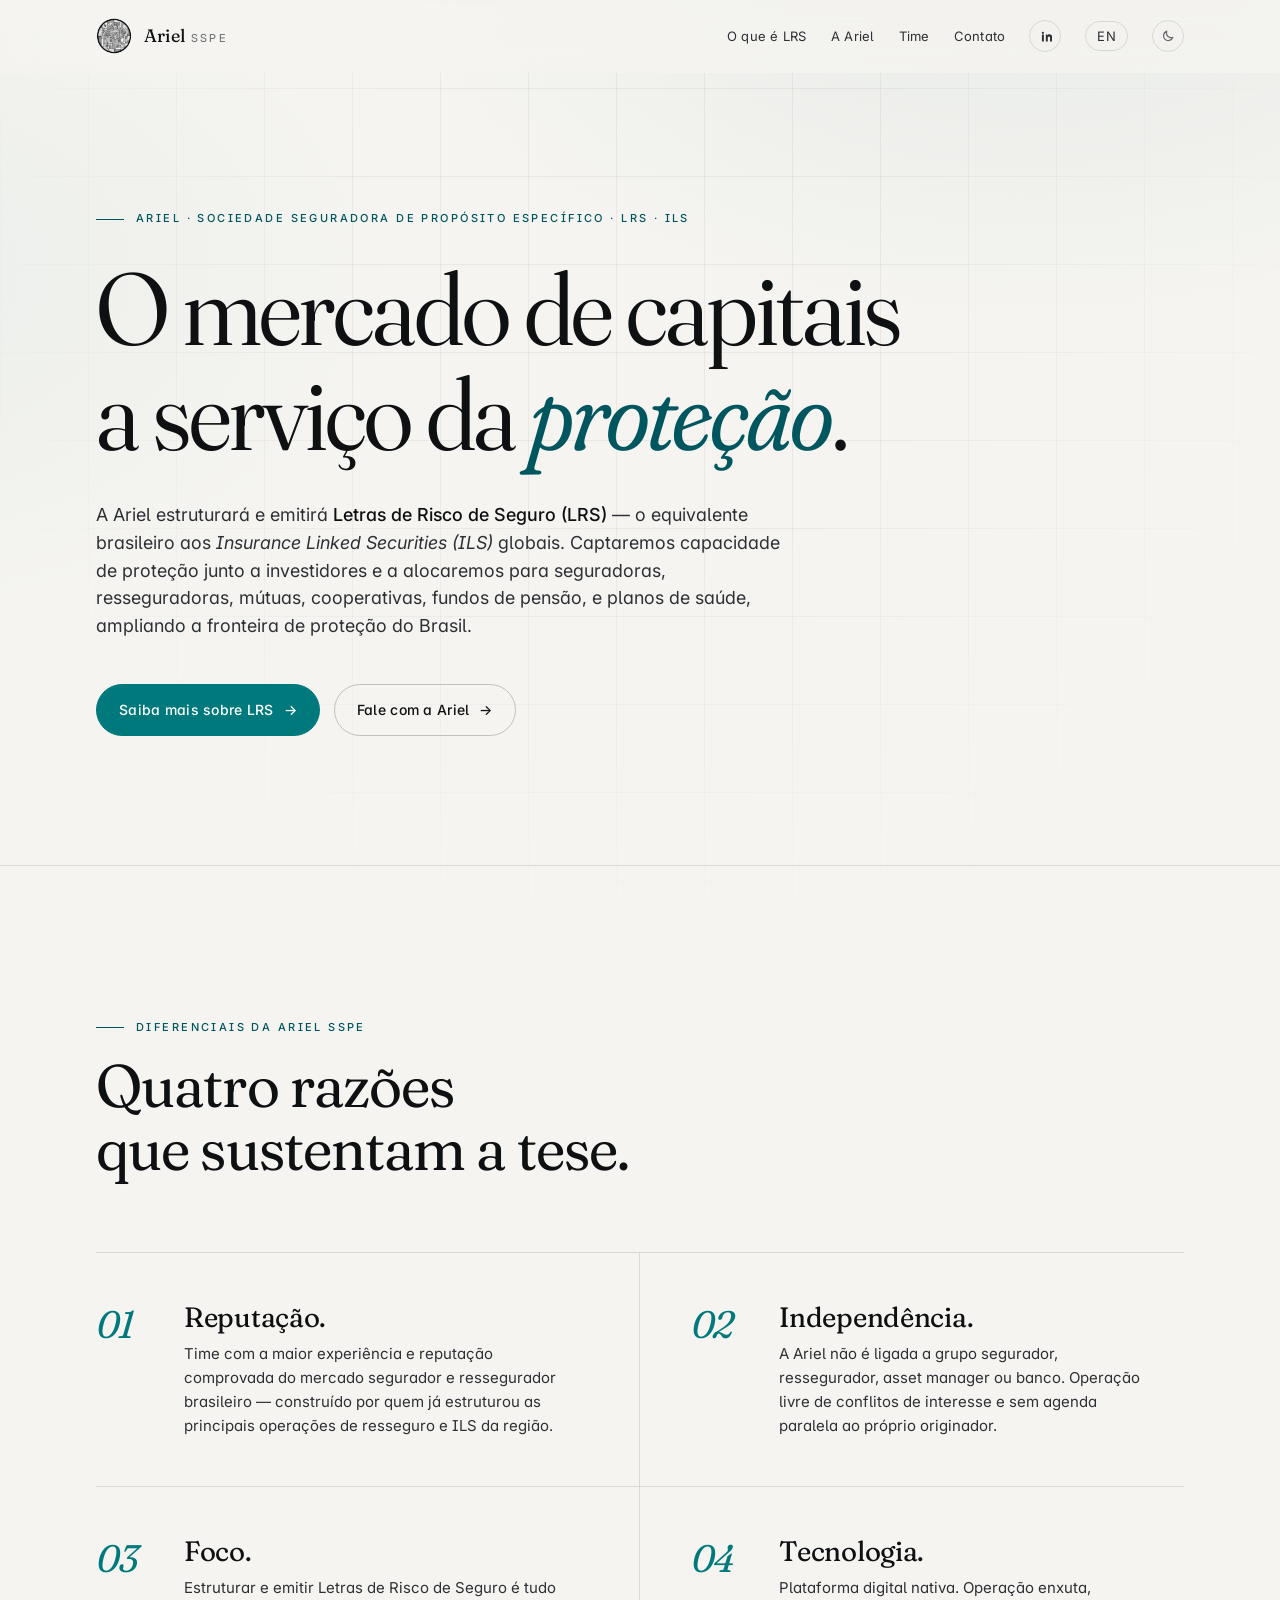
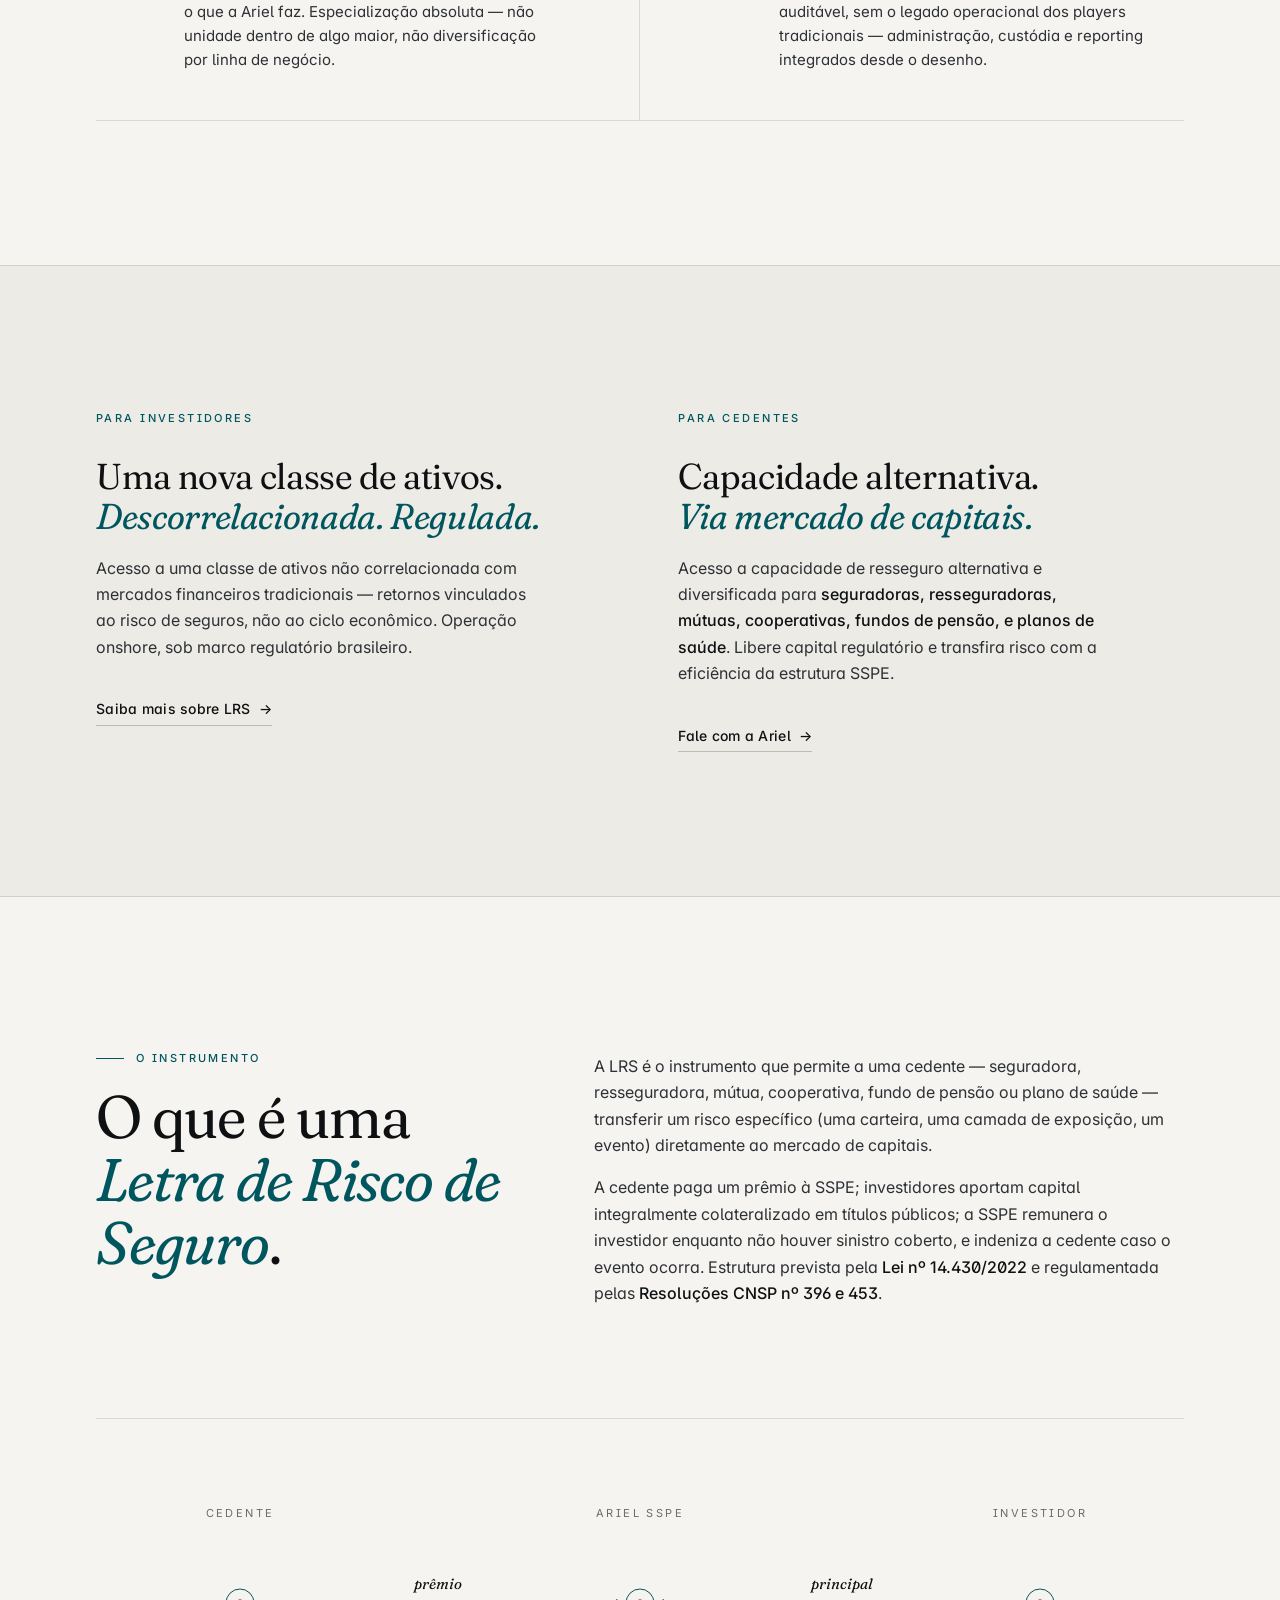
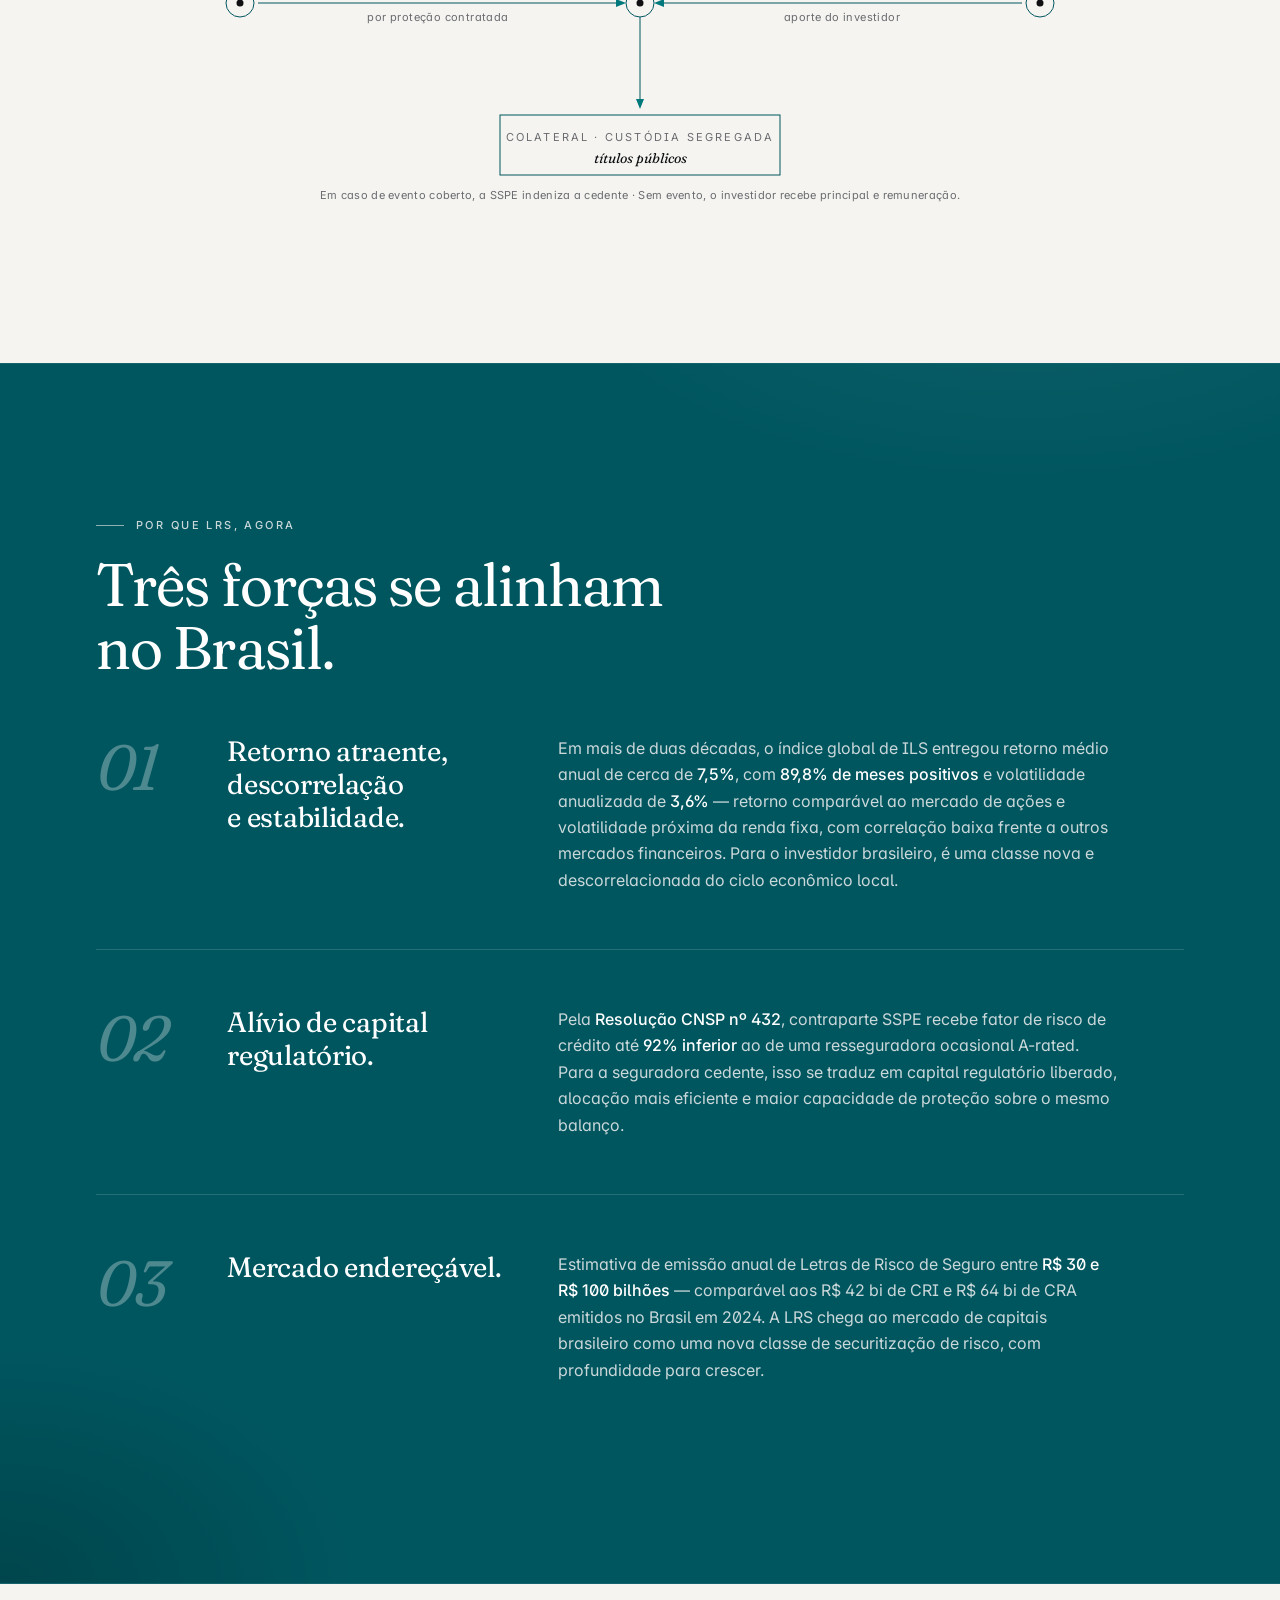
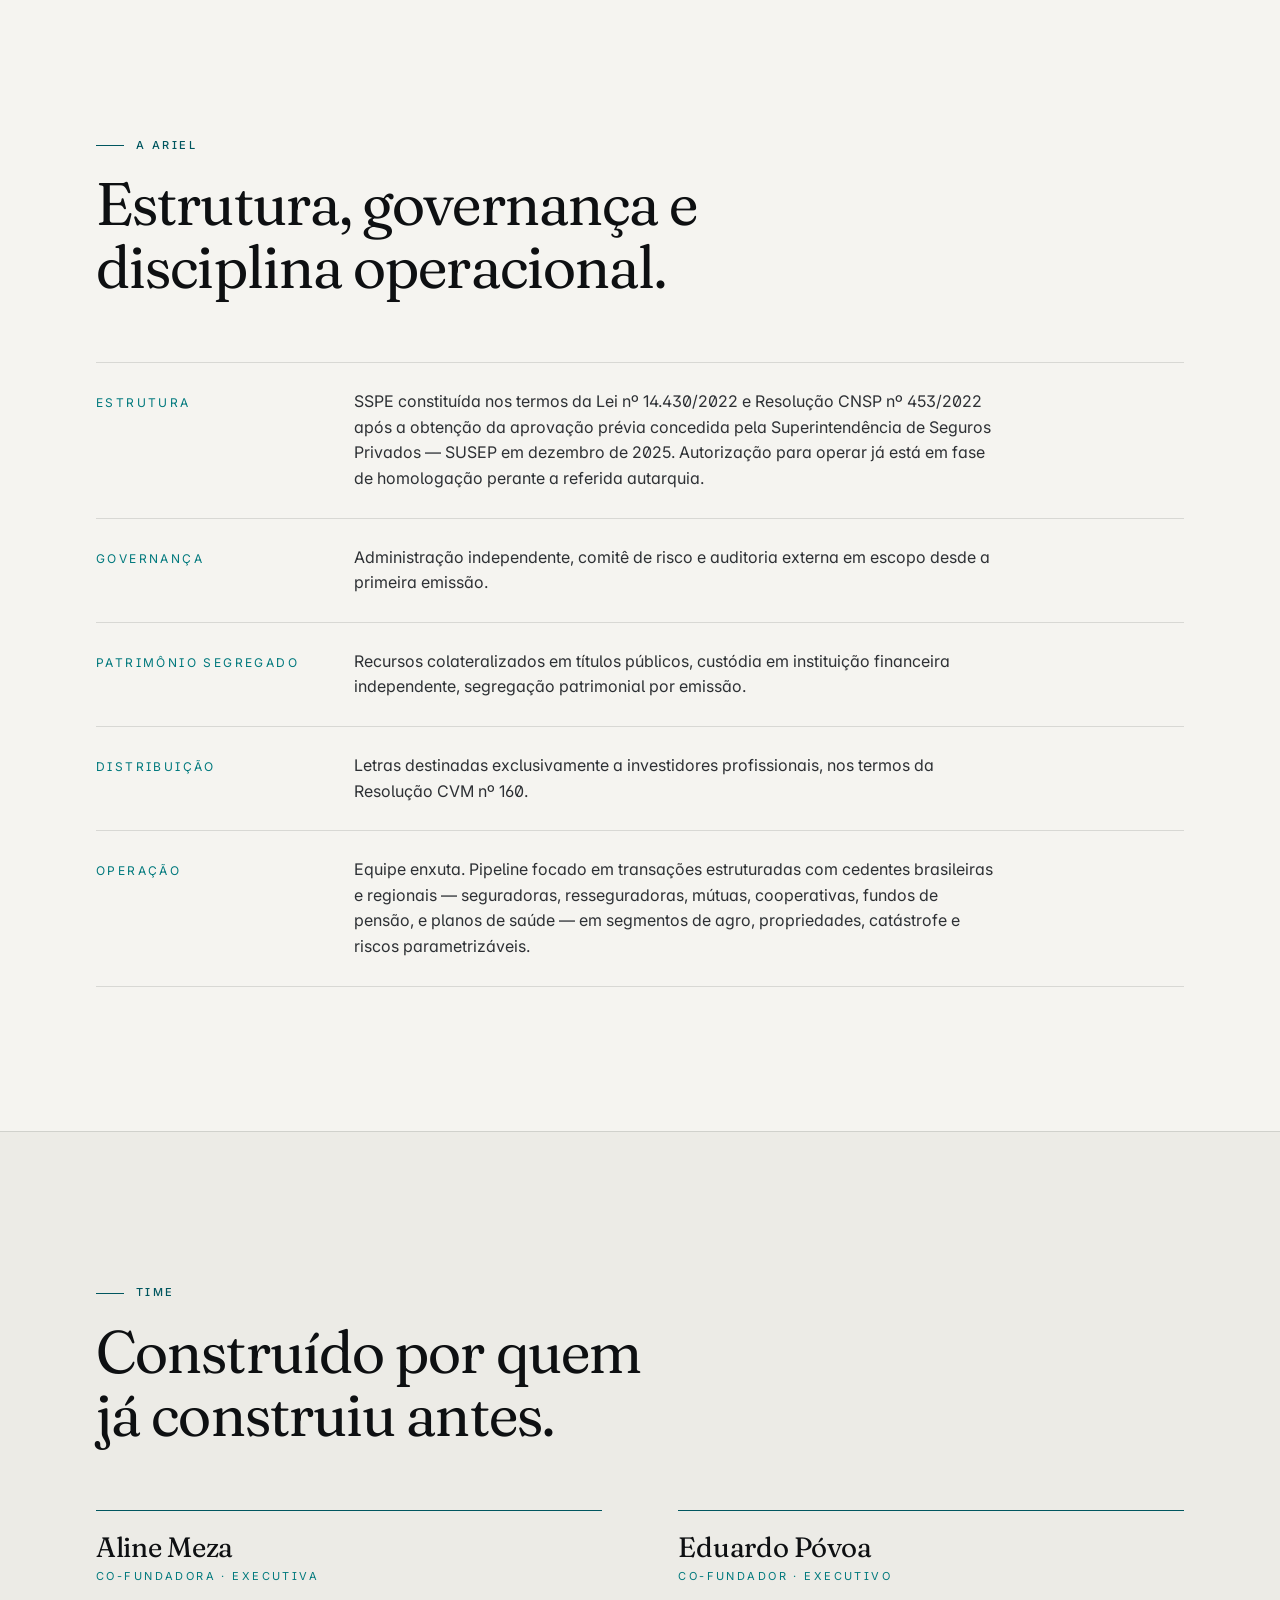
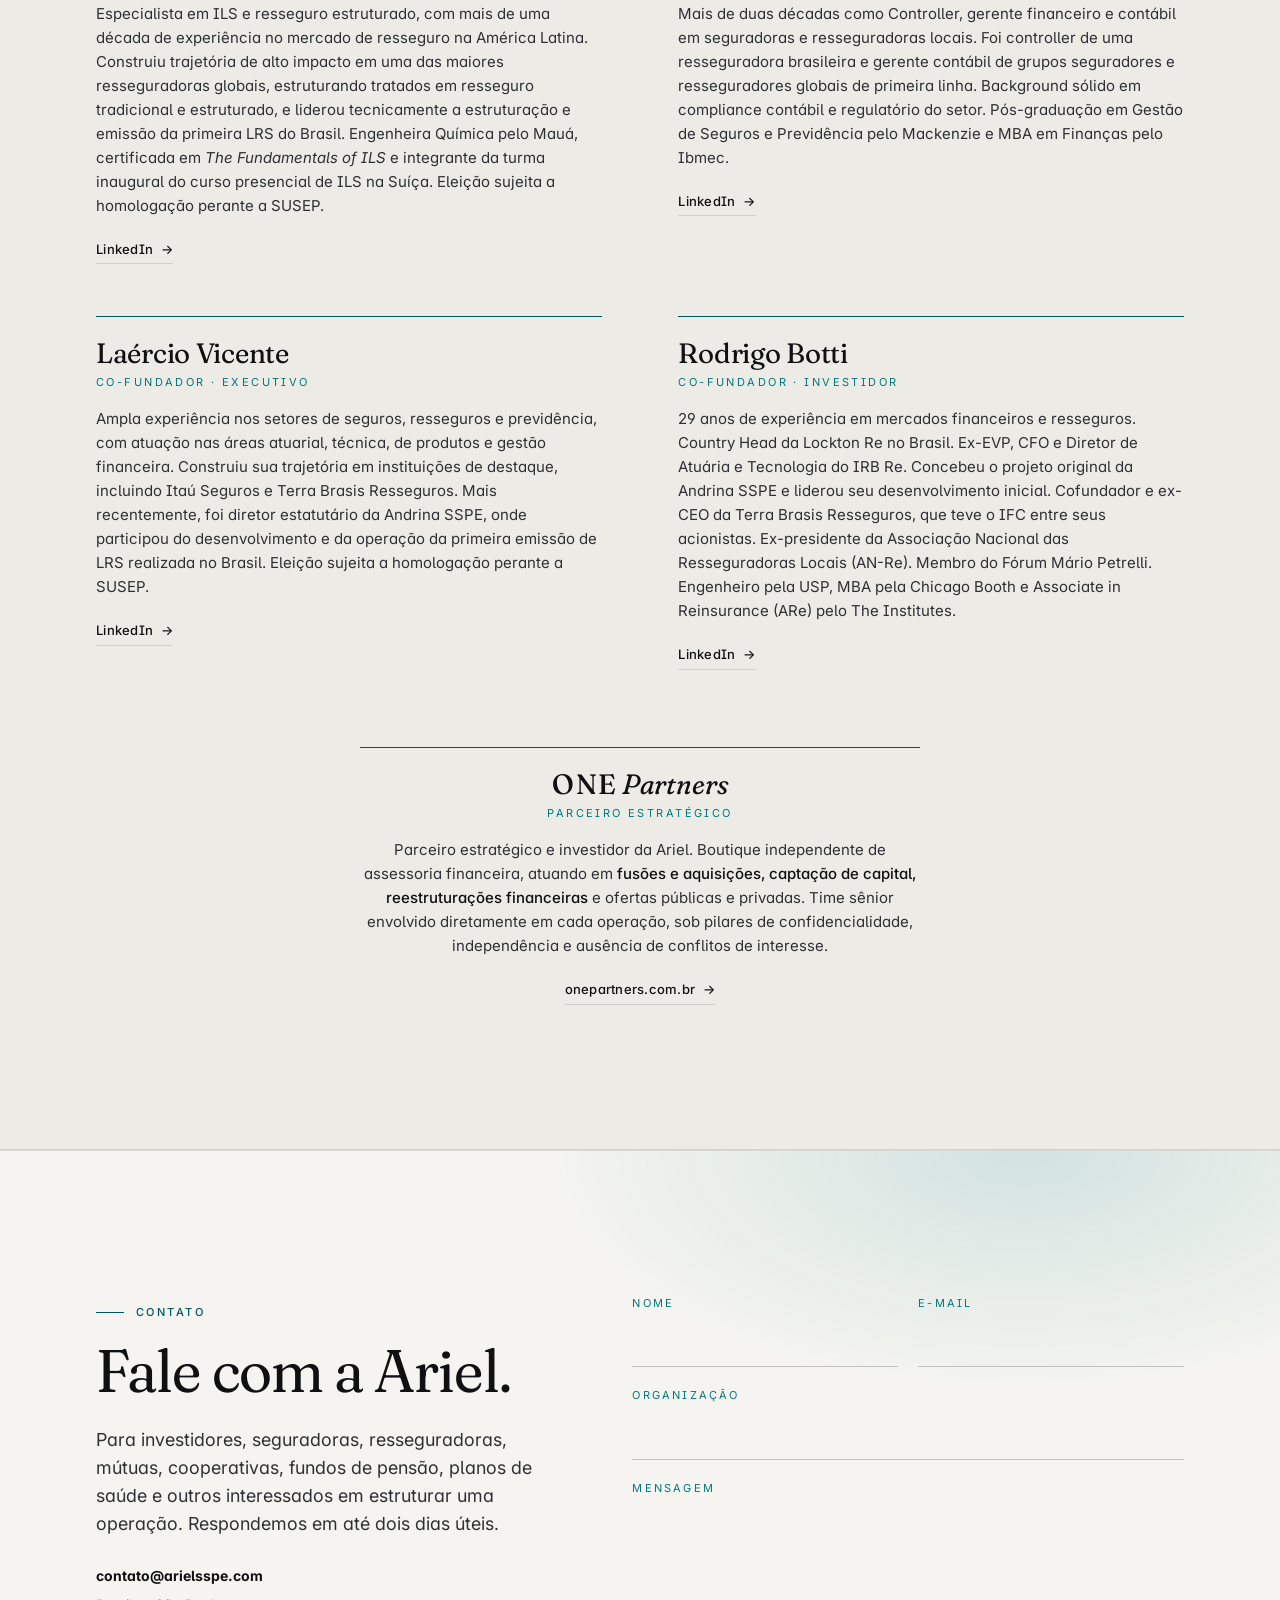
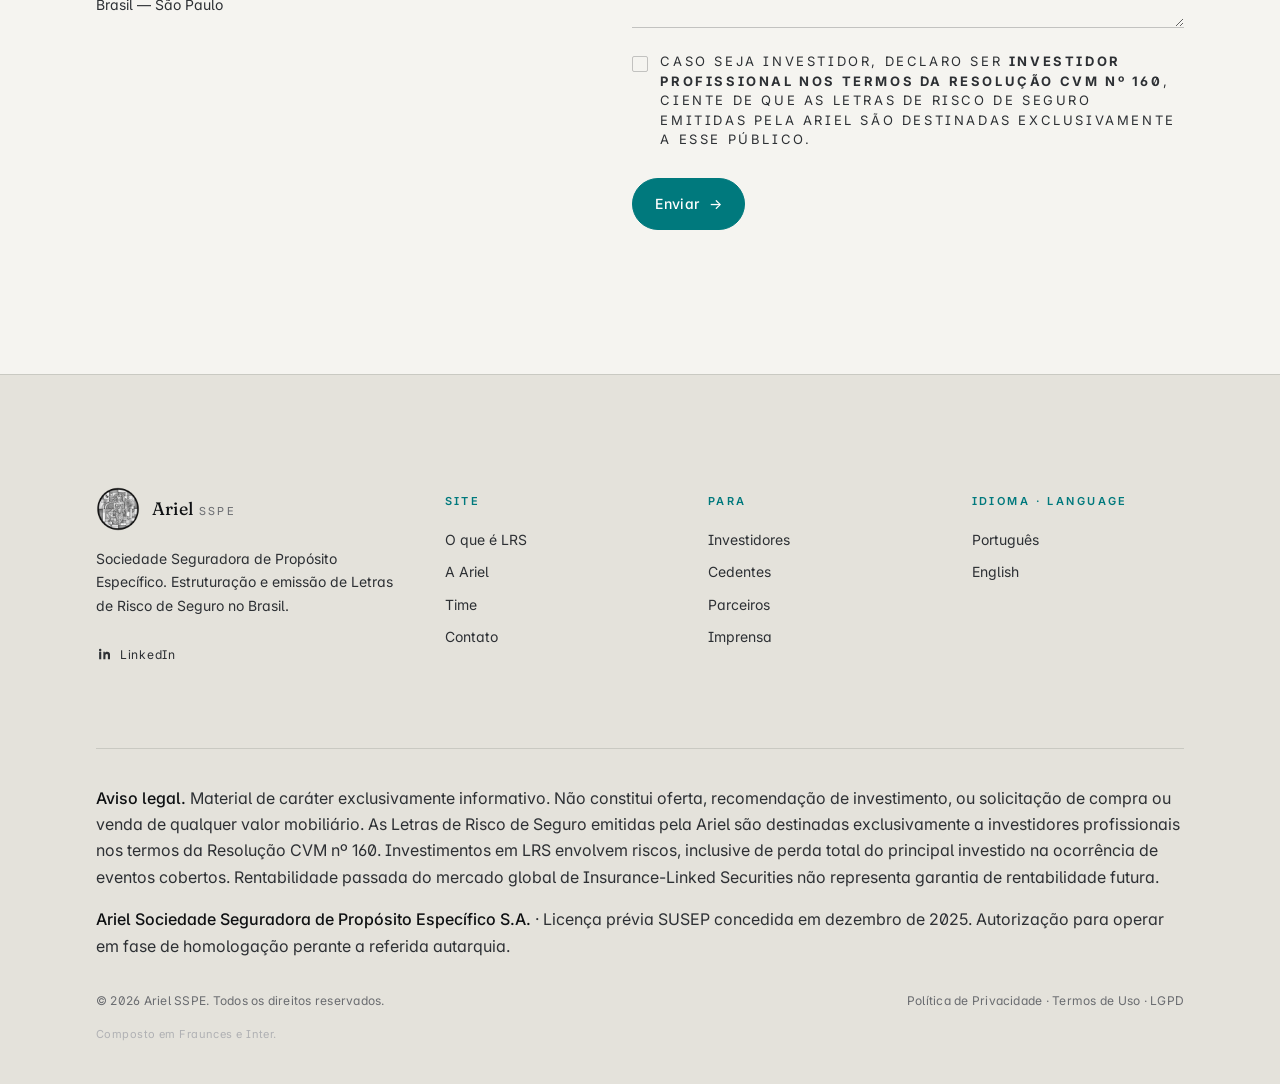
<file: index.html>
<!doctype html>
<html lang="pt-BR">
<head>
<meta charset="utf-8" />
<meta name="viewport" content="width=device-width, initial-scale=1, viewport-fit=cover" />
<title>Ariel — Sociedade Seguradora de Propósito Específico · LRS · ILS</title>
<meta name="description" content="A Ariel estruturará e emitirá Letras de Risco de Seguro (LRS), o equivalente brasileiro aos ILS globais. Capacidade de proteção do mercado de capitais para cedentes." />
<meta name="theme-color" content="#06080A" />

<meta property="og:title" content="Ariel — Sociedade Seguradora de Propósito Específico" />
<meta property="og:description" content="O mercado de capitais a serviço da proteção. LRS · ILS · Brasil." />
<meta property="og:type" content="website" />
<meta property="og:url" content="https://arielsspe.com/" />
<meta property="og:locale" content="pt_BR" />
<meta property="og:locale:alternate" content="en_US" />
<meta property="og:image" content="https://arielsspe.com/assets/og.png" />
<meta property="og:image:width" content="1200" />
<meta property="og:image:height" content="630" />
<meta property="og:image:alt" content="Ariel SSPE — O mercado de capitais a serviço da proteção" />
<meta name="twitter:card" content="summary_large_image" />
<meta name="twitter:title" content="Ariel — Sociedade Seguradora de Propósito Específico" />
<meta name="twitter:description" content="O mercado de capitais a serviço da proteção. LRS · ILS · Brasil." />
<meta name="twitter:image" content="https://arielsspe.com/assets/og.png" />
<link rel="alternate" hreflang="pt-BR" href="https://arielsspe.com/" />
<link rel="alternate" hreflang="en" href="https://arielsspe.com/en.html" />
<link rel="alternate" hreflang="x-default" href="https://arielsspe.com/" />

<link rel="icon" href="favicon.svg" type="image/svg+xml" />

<script>
  /* Set theme before paint to prevent flash. Default = light. */
  (function () {
    try {
      var saved = localStorage.getItem("ariel.theme");
      document.documentElement.setAttribute("data-theme", saved || "light");
    } catch (e) {
      document.documentElement.setAttribute("data-theme", "light");
    }
  })();
</script>

<link rel="preconnect" href="https://fonts.googleapis.com" />
<link rel="preconnect" href="https://fonts.gstatic.com" crossorigin />
<link rel="stylesheet" href="https://fonts.googleapis.com/css2?family=Fraunces:ital,opsz,wght,SOFT@0,9..144,300..600,0..100;1,9..144,300..600,0..100&family=Inter:wght@400;500;600&display=swap" />

<link rel="stylesheet" href="styles.css" />
</head>
<body>

<header class="nav" id="nav">
  <div class="nav-inner">
    <a href="#top" class="brand" aria-label="Ariel — início">
      <span class="brand-mark" aria-hidden="true">
        <img class="logo-dark-only"  src="assets/logo-dark.png"  alt="" />
        <img class="logo-light-only" src="assets/logo-light.png" alt="" />
      </span>
      <span class="brand-name">Ariel<span class="brand-suffix">SSPE</span></span>
    </a>
    <nav class="nav-links" aria-label="Navegação principal">
      <a href="#lrs">O que é LRS</a>
      <a href="#ariel">A Ariel</a>
      <a href="#time">Time</a>
      <a href="#contato">Contato</a>
      <a href="https://www.linkedin.com/company/ariel-sspe/" target="_blank" rel="noopener" class="chip social" aria-label="LinkedIn da Ariel SSPE" title="LinkedIn">
        <svg viewBox="0 0 16 16" aria-hidden="true">
          <path d="M3.6 5.5h2.4V14H3.6V5.5zM4.8 2a1.4 1.4 0 1 1 0 2.8 1.4 1.4 0 0 1 0-2.8zM7.6 5.5H10v1.2c.4-.7 1.3-1.4 2.7-1.4 2.9 0 3.4 1.9 3.4 4.4V14H13.6V10.2c0-.9 0-2.1-1.3-2.1-1.3 0-1.5 1-1.5 2v3.9H8.4V5.5h-.8z"/>
        </svg>
      </a>
      <a href="en.html" class="chip lang" aria-label="Switch to English">EN</a>
      <button type="button" class="chip theme" id="themeToggle" aria-label="Alternar tema claro / escuro" title="Alternar tema">
        <svg class="icon-sun" viewBox="0 0 16 16" aria-hidden="true">
          <circle cx="8" cy="8" r="3"/>
          <path d="M8 1.2v1.6 M8 13.2v1.6 M1.2 8h1.6 M13.2 8h1.6 M3.05 3.05l1.13 1.13 M11.82 11.82l1.13 1.13 M3.05 12.95l1.13-1.13 M11.82 4.18l1.13-1.13"/>
        </svg>
        <svg class="icon-moon" viewBox="0 0 16 16" aria-hidden="true">
          <path d="M13.5 9.5A5.5 5.5 0 0 1 6.5 2.5a5.5 5.5 0 1 0 7 7z"/>
        </svg>
      </button>
    </nav>
  </div>
</header>

<main id="top">

<!-- ============================================================
     HERO
     ============================================================ -->
<section class="hero wrap" aria-labelledby="hero-h">
  <div class="reveal">
    <div class="eyebrow">Ariel · Sociedade Seguradora de Propósito Específico · LRS · ILS</div>
    <h1 class="display" id="hero-h">
      O mercado de capitais<br />
      a serviço da <em>proteção</em>.
    </h1>
    <p class="lead hero-sub">
      A Ariel estruturará e emitirá <strong>Letras de Risco de Seguro (LRS)</strong> — o equivalente brasileiro aos <em>Insurance Linked Securities (ILS)</em> globais. Captaremos capacidade de proteção junto a investidores e a alocaremos para seguradoras, resseguradoras, mútuas, cooperativas, fundos de pensão, e planos de saúde, ampliando a fronteira de proteção do Brasil.
    </p>
    <div class="hero-cta">
      <a href="#lrs" class="btn primary">Saiba mais sobre LRS <span class="arrow">→</span></a>
      <a href="#contato" class="btn">Fale com a Ariel <span class="arrow">→</span></a>
    </div>
  </div>
</section>

<!-- ============================================================
     DIFERENCIAIS
     ============================================================ -->
<section class="differentials" aria-labelledby="diff-h">
  <div class="wrap reveal">
    <div class="head">
      <div class="eyebrow">Diferenciais da Ariel SSPE</div>
      <h2 class="section-title" id="diff-h">Quatro razões<br />que sustentam a tese.</h2>
    </div>

    <div class="differentials-grid">
      <div class="item">
        <div class="ord">01</div>
        <div>
          <h3>Reputação.</h3>
          <p>Time com a maior experiência e reputação comprovada do mercado segurador e ressegurador brasileiro — construído por quem já estruturou as principais operações de resseguro e ILS da região.</p>
        </div>
      </div>

      <div class="item">
        <div class="ord">02</div>
        <div>
          <h3>Independência.</h3>
          <p>A Ariel não é ligada a grupo segurador, ressegurador, asset manager ou banco. Operação livre de conflitos de interesse e sem agenda paralela ao próprio originador.</p>
        </div>
      </div>

      <div class="item">
        <div class="ord">03</div>
        <div>
          <h3>Foco.</h3>
          <p>Estruturar e emitir Letras de Risco de Seguro é tudo o que a Ariel faz. Especialização absoluta — não unidade dentro de algo maior, não diversificação por linha de negócio.</p>
        </div>
      </div>

      <div class="item">
        <div class="ord">04</div>
        <div>
          <h3>Tecnologia.</h3>
          <p>Plataforma digital nativa. Operação enxuta, auditável, sem o legado operacional dos players tradicionais — administração, custódia e reporting integrados desde o desenho.</p>
        </div>
      </div>
    </div>
  </div>
</section>

<!-- ============================================================
     PARA QUEM
     ============================================================ -->
<section class="for-whom" aria-labelledby="for-whom-h">
  <div class="wrap">
    <h2 class="visually-hidden" id="for-whom-h" style="position:absolute;left:-9999px">Para quem</h2>
    <div class="grid">
      <div class="audience reveal">
        <div class="eyebrow no-rule">Para investidores</div>
        <h3>Uma nova classe de ativos.<br /><em>Descorrelacionada. Regulada.</em></h3>
        <p>
          Acesso a uma classe de ativos não correlacionada com mercados financeiros tradicionais — retornos vinculados ao risco de seguros, não ao ciclo econômico. Operação onshore, sob marco regulatório brasileiro.
        </p>
        <a href="#lrs" class="link">Saiba mais sobre LRS <span class="arrow">→</span></a>
      </div>

      <div class="audience reveal">
        <div class="eyebrow no-rule">Para cedentes</div>
        <h3>Capacidade alternativa.<br /><em>Via mercado de capitais.</em></h3>
        <p>
          Acesso a capacidade de resseguro alternativa e diversificada para <strong>seguradoras, resseguradoras, mútuas, cooperativas, fundos de pensão, e planos de saúde</strong>. Libere capital regulatório e transfira risco com a eficiência da estrutura SSPE.
        </p>
        <a href="#contato" class="link">Fale com a Ariel <span class="arrow">→</span></a>
      </div>
    </div>
  </div>
</section>

<!-- ============================================================
     O QUE É UMA LRS
     ============================================================ -->
<section id="lrs" aria-labelledby="lrs-h">
  <div class="wrap">
    <div class="lrs-intro reveal">
      <div>
        <div class="eyebrow">O instrumento</div>
        <h2 class="section-title" id="lrs-h">O que é uma <em style="font-style:italic; font-variation-settings: 'opsz' 60, 'SOFT' 80;">Letra de Risco de Seguro</em>.</h2>
      </div>
      <div class="copy">
        <p>
          A LRS é o instrumento que permite a uma cedente — seguradora, resseguradora, mútua, cooperativa, fundo de pensão ou plano de saúde — transferir um risco específico (uma carteira, uma camada de exposição, um evento) diretamente ao mercado de capitais.
        </p>
        <p>
          A cedente paga um prêmio à SSPE; investidores aportam capital integralmente colateralizado em títulos públicos; a SSPE remunera o investidor enquanto não houver sinistro coberto, e indeniza a cedente caso o evento ocorra. Estrutura prevista pela <strong>Lei nº 14.430/2022</strong> e regulamentada pelas <strong>Resoluções CNSP nº 396 e 453</strong>.
        </p>
      </div>
    </div>

    <div class="diagram reveal">
      <svg viewBox="0 0 1040 336" role="img" aria-labelledby="diag-title diag-desc" xmlns="http://www.w3.org/2000/svg">
        <title id="diag-title">Fluxo de uma Letra de Risco de Seguro</title>
        <desc id="diag-desc">Cedente paga prêmio à Ariel SSPE; investidor profissional aporta principal; recursos são colateralizados em títulos públicos.</desc>

        <!-- column labels -->
        <g class="d-label" font-family="Inter, sans-serif" font-size="11" letter-spacing="2.4" text-anchor="middle">
          <text x="120" y="34">CEDENTE</text>
          <text x="520" y="34">ARIEL SSPE</text>
          <text x="920" y="34">INVESTIDOR</text>
        </g>

        <!-- station dots (ink) -->
        <g class="d-station">
          <circle cx="120" cy="120" r="3.5" />
          <circle cx="520" cy="120" r="3.5" />
          <circle cx="920" cy="120" r="3.5" />
        </g>

        <!-- station rings (deep green) -->
        <g class="d-ring" stroke-width="1">
          <circle cx="120" cy="120" r="14" />
          <circle cx="520" cy="120" r="14" />
          <circle cx="920" cy="120" r="14" />
        </g>

        <!-- prêmio: cedente → SSPE -->
        <line class="d-line" x1="138" y1="120" x2="498" y2="120" stroke-width="1" />
        <polygon class="d-arrow" points="506,120 496,116 496,124" />
        <text class="d-italic" x="318" y="106" font-family="Fraunces, serif" font-style="italic" font-size="15" text-anchor="middle">prêmio</text>
        <text class="d-label"  x="318" y="138" font-family="Inter, sans-serif" font-size="11" text-anchor="middle" letter-spacing="0.4">por proteção contratada</text>

        <!-- principal: investidor → SSPE -->
        <line class="d-line" x1="542" y1="120" x2="902" y2="120" stroke-width="1" />
        <polygon class="d-arrow" points="534,120 544,116 544,124" />
        <text class="d-italic" x="722" y="106" font-family="Fraunces, serif" font-style="italic" font-size="15" text-anchor="middle">principal</text>
        <text class="d-label"  x="722" y="138" font-family="Inter, sans-serif" font-size="11" text-anchor="middle" letter-spacing="0.4">aporte do investidor</text>

        <!-- vertical: SSPE → colateral -->
        <line class="d-line" x1="520" y1="134" x2="520" y2="218" stroke-width="1" />
        <polygon class="d-arrow" points="520,226 516,216 524,216" />

        <!-- collateral box -->
        <rect class="d-rect" x="380" y="232" width="280" height="60" stroke-width="1" />
        <text class="d-label"  x="520" y="258" font-family="Inter, sans-serif" font-size="11" letter-spacing="2.2" text-anchor="middle">COLATERAL · CUSTÓDIA SEGREGADA</text>
        <text class="d-italic" x="520" y="280" font-family="Fraunces, serif" font-style="italic" font-size="14" text-anchor="middle">títulos públicos</text>

        <!-- contingent flow note -->
        <text class="d-label" x="520" y="316" font-family="Inter, sans-serif" font-size="11" text-anchor="middle" letter-spacing="0.3">
          Em caso de evento coberto, a SSPE indeniza a cedente · Sem evento, o investidor recebe principal e remuneração.
        </text>
      </svg>
    </div>
  </div>
</section>

<!-- ============================================================
     POR QUE LRS, AGORA
     ============================================================ -->
<section class="pillars" id="ariel" aria-labelledby="pillars-h">
  <div class="wrap reveal">
    <div class="eyebrow">Por que LRS, agora</div>
    <h2 class="section-title" id="pillars-h">Três forças se alinham<br />no Brasil.</h2>

    <div class="row">
      <div class="ord">01</div>
      <h3>Retorno atraente, descorrelação<br />e estabilidade.</h3>
      <p>
        Em mais de duas décadas, o índice global de ILS entregou retorno médio anual de cerca de <strong>7,5%</strong>, com <strong>89,8% de meses positivos</strong> e volatilidade anualizada de <strong>3,6%</strong> — retorno comparável ao mercado de ações e volatilidade próxima da renda fixa, com correlação baixa frente a outros mercados financeiros. Para o investidor brasileiro, é uma classe nova e descorrelacionada do ciclo econômico local.
      </p>
    </div>

    <div class="row">
      <div class="ord">02</div>
      <h3>Alívio de capital regulatório.</h3>
      <p>
        Pela <strong>Resolução CNSP nº 432</strong>, contraparte SSPE recebe fator de risco de crédito até <strong>92% inferior</strong> ao de uma resseguradora ocasional A-rated. Para a seguradora cedente, isso se traduz em capital regulatório liberado, alocação mais eficiente e maior capacidade de proteção sobre o mesmo balanço.
      </p>
    </div>

    <div class="row">
      <div class="ord">03</div>
      <h3>Mercado endereçável.</h3>
      <p>
        Estimativa de emissão anual de Letras de Risco de Seguro entre <strong>R$ 30 e R$ 100 bilhões</strong> — comparável aos R$ 42 bi de CRI e R$ 64 bi de CRA emitidos no Brasil em 2024. A LRS chega ao mercado de capitais brasileiro como uma nova classe de securitização de risco, com profundidade para crescer.
      </p>
    </div>
  </div>
</section>

<!-- ============================================================
     COMO A ARIEL OPERA
     ============================================================ -->
<section class="operates" aria-labelledby="operates-h">
  <div class="wrap reveal">
    <div class="eyebrow">A Ariel</div>
    <h2 class="section-title" id="operates-h">Estrutura, governança e<br />disciplina operacional.</h2>

    <dl>
      <div>
        <dt>Estrutura</dt>
        <dd>SSPE constituída nos termos da Lei nº 14.430/2022 e Resolução CNSP nº 453/2022 após a obtenção da aprovação prévia concedida pela Superintendência de Seguros Privados — SUSEP em dezembro de 2025. Autorização para operar já está em fase de homologação perante a referida autarquia.</dd>
      </div>
      <div>
        <dt>Governança</dt>
        <dd>Administração independente, comitê de risco e auditoria externa em escopo desde a primeira emissão.</dd>
      </div>
      <div>
        <dt>Patrimônio segregado</dt>
        <dd>Recursos colateralizados em títulos públicos, custódia em instituição financeira independente, segregação patrimonial por emissão.</dd>
      </div>
      <div>
        <dt>Distribuição</dt>
        <dd>Letras destinadas exclusivamente a investidores profissionais, nos termos da Resolução CVM nº 160.</dd>
      </div>
      <div>
        <dt>Operação</dt>
        <dd>Equipe enxuta. Pipeline focado em transações estruturadas com cedentes brasileiras e regionais — seguradoras, resseguradoras, mútuas, cooperativas, fundos de pensão, e planos de saúde — em segmentos de agro, propriedades, catástrofe e riscos parametrizáveis.</dd>
      </div>
    </dl>
  </div>
</section>

<!-- ============================================================
     TIME
     ============================================================ -->
<section class="team" id="time" aria-labelledby="team-h">
  <div class="wrap reveal">
    <div class="eyebrow">Time</div>
    <h2 class="section-title" id="team-h">Construído por quem<br />já construiu antes.</h2>

    <div class="team-grid">
      <article class="member">
        <h3 class="name">Aline Meza</h3>
        <div class="role">Co-fundadora · Executiva</div>
        <p>
          Especialista em ILS e resseguro estruturado, com mais de uma década de experiência no mercado de resseguro na América Latina. Construiu trajetória de alto impacto em uma das maiores resseguradoras globais, estruturando tratados em resseguro tradicional e estruturado, e liderou tecnicamente a estruturação e emissão da primeira LRS do Brasil. Engenheira Química pelo Mauá, certificada em <em>The Fundamentals of ILS</em> e integrante da turma inaugural do curso presencial de ILS na Suíça. Eleição sujeita a homologação perante a SUSEP.
        </p>
        <a href="https://linkedin.com/in/aline-meza-cert-lrs-77653518" target="_blank" rel="noopener" class="link">LinkedIn <span class="arrow">→</span></a>
      </article>

      <article class="member">
        <h3 class="name">Eduardo Póvoa</h3>
        <div class="role">Co-fundador · Executivo</div>
        <p>
          Mais de duas décadas como Controller, gerente financeiro e contábil em seguradoras e resseguradoras locais. Foi controller de uma resseguradora brasileira e gerente contábil de grupos seguradores e resseguradores globais de primeira linha. Background sólido em compliance contábil e regulatório do setor. Pós-graduação em Gestão de Seguros e Previdência pelo Mackenzie e MBA em Finanças pelo Ibmec.
        </p>
        <a href="https://linkedin.com/in/eduardo-póvoa-817a9116" target="_blank" rel="noopener" class="link">LinkedIn <span class="arrow">→</span></a>
      </article>

      <article class="member">
        <h3 class="name">Laércio Vicente</h3>
        <div class="role">Co-fundador · Executivo</div>
        <p>
          Ampla experiência nos setores de seguros, resseguros e previdência, com atuação nas áreas atuarial, técnica, de produtos e gestão financeira. Construiu sua trajetória em instituições de destaque, incluindo Itaú Seguros e Terra Brasis Resseguros. Mais recentemente, foi diretor estatutário da Andrina SSPE, onde participou do desenvolvimento e da operação da primeira emissão de LRS realizada no Brasil. Eleição sujeita a homologação perante a SUSEP.
        </p>
        <a href="https://www.linkedin.com/in/laercio-vicente-73ba3432" target="_blank" rel="noopener" class="link">LinkedIn <span class="arrow">→</span></a>
      </article>

      <article class="member">
        <h3 class="name">Rodrigo Botti</h3>
        <div class="role">Co-fundador · Investidor</div>
        <p>
          29 anos de experiência em mercados financeiros e resseguros. Country Head da Lockton Re no Brasil. Ex-EVP, CFO e Diretor de Atuária e Tecnologia do IRB Re. Concebeu o projeto original da Andrina SSPE e liderou seu desenvolvimento inicial. Cofundador e ex-CEO da Terra Brasis Resseguros, que teve o IFC entre seus acionistas. Ex-presidente da Associação Nacional das Resseguradoras Locais (AN-Re). Membro do Fórum Mário Petrelli. Engenheiro pela USP, MBA pela Chicago Booth e Associate in Reinsurance (ARe) pelo The Institutes.
        </p>
        <a href="https://www.linkedin.com/in/rodrigobotti" target="_blank" rel="noopener" class="link">LinkedIn <span class="arrow">→</span></a>
      </article>

      <article class="member partner">
        <h3 class="name"><span class="one">ONE</span> Partners</h3>
        <div class="role">Parceiro Estratégico</div>
        <p>
          Parceiro estratégico e investidor da Ariel. Boutique independente de assessoria financeira, atuando em <strong>fusões e aquisições, captação de capital, reestruturações financeiras</strong> e ofertas públicas e privadas. Time sênior envolvido diretamente em cada operação, sob pilares de confidencialidade, independência e ausência de conflitos de interesse.
        </p>
        <a href="https://onepartners.com.br/home-en/" target="_blank" rel="noopener" class="link">onepartners.com.br <span class="arrow">→</span></a>
      </article>
    </div>
  </div>
</section>

<!-- ============================================================
     CONTATO
     ============================================================ -->
<section class="contact" id="contato" aria-labelledby="contact-h">
  <div class="wrap reveal">
    <div class="contact-grid">
      <div class="contact-info">
        <div class="eyebrow">Contato</div>
        <h2 class="section-title" id="contact-h">Fale com a Ariel.</h2>
        <p class="lead" style="margin-top:24px">
          Para investidores, seguradoras, resseguradoras, mútuas, cooperativas, fundos de pensão, planos de saúde e outros interessados em estruturar uma operação. Respondemos em até dois dias úteis.
        </p>
        <div class="meta">
          <div><strong>contato@arielsspe.com</strong></div>
          <div>Brasil — São Paulo</div>
        </div>
      </div>

      <form class="contact-form" id="contactForm" novalidate>
        <div class="row">
          <div class="field">
            <label for="name">Nome</label>
            <input id="name" name="name" type="text" required autocomplete="name" />
          </div>
          <div class="field">
            <label for="email">E-mail</label>
            <input id="email" name="email" type="email" required autocomplete="email" />
          </div>
        </div>

        <div class="field">
          <label for="org">Organização</label>
          <input id="org" name="org" type="text" autocomplete="organization" />
        </div>

        <div class="field">
          <label for="message">Mensagem</label>
          <textarea id="message" name="message" rows="4" required></textarea>
        </div>

        <label class="check show" id="investorCheck">
          <input type="checkbox" id="investorAck" name="investorAck" />
          <span>Caso seja investidor, declaro ser <strong>investidor profissional nos termos da Resolução CVM nº 160</strong>, ciente de que as Letras de Risco de Seguro emitidas pela Ariel são destinadas exclusivamente a esse público.</span>
        </label>

        <div class="submit">
          <button type="submit" class="btn primary">Enviar <span class="arrow">→</span></button>
        </div>

        <div class="feedback" id="formFeedback" role="status" aria-live="polite"></div>
      </form>
    </div>
  </div>
</section>

</main>

<!-- ============================================================
     FOOTER
     ============================================================ -->
<footer>
  <div class="wrap">
    <div class="footer-top">
      <div class="footer-brand">
        <a href="#top" class="brand">
          <span class="brand-mark" aria-hidden="true">
            <img class="logo-dark-only"  src="assets/logo-dark.png"  alt="" />
            <img class="logo-light-only" src="assets/logo-light.png" alt="" />
          </span>
          <span class="brand-name">Ariel<span class="brand-suffix">SSPE</span></span>
        </a>
        <p>
          Sociedade Seguradora de Propósito Específico. Estruturação e emissão de Letras de Risco de Seguro no Brasil.
        </p>
        <a href="https://www.linkedin.com/company/ariel-sspe/" target="_blank" rel="noopener" class="footer-social" aria-label="LinkedIn da Ariel SSPE">
          <svg viewBox="0 0 16 16" aria-hidden="true">
            <path d="M3.6 5.5h2.4V14H3.6V5.5zM4.8 2a1.4 1.4 0 1 1 0 2.8 1.4 1.4 0 0 1 0-2.8zM7.6 5.5H10v1.2c.4-.7 1.3-1.4 2.7-1.4 2.9 0 3.4 1.9 3.4 4.4V14H13.6V10.2c0-.9 0-2.1-1.3-2.1-1.3 0-1.5 1-1.5 2v3.9H8.4V5.5h-.8z"/>
          </svg>
          LinkedIn
        </a>
      </div>

      <div class="footer-col">
        <h4>Site</h4>
        <ul>
          <li><a href="#lrs">O que é LRS</a></li>
          <li><a href="#ariel">A Ariel</a></li>
          <li><a href="#time">Time</a></li>
          <li><a href="#contato">Contato</a></li>
        </ul>
      </div>

      <div class="footer-col">
        <h4>Para</h4>
        <ul>
          <li><a href="#contato">Investidores</a></li>
          <li><a href="#contato">Cedentes</a></li>
          <li><a href="#contato">Parceiros</a></li>
          <li><a href="#contato">Imprensa</a></li>
        </ul>
      </div>

      <div class="footer-col">
        <h4>Idioma · Language</h4>
        <ul>
          <li><a href="index.html">Português</a></li>
          <li><a href="en.html">English</a></li>
        </ul>
      </div>
    </div>

    <div class="disclaimer">
      <p><strong>Aviso legal.</strong> Material de caráter exclusivamente informativo. Não constitui oferta, recomendação de investimento, ou solicitação de compra ou venda de qualquer valor mobiliário. As Letras de Risco de Seguro emitidas pela Ariel são destinadas exclusivamente a investidores profissionais nos termos da Resolução CVM nº 160. Investimentos em LRS envolvem riscos, inclusive de perda total do principal investido na ocorrência de eventos cobertos. Rentabilidade passada do mercado global de Insurance-Linked Securities não representa garantia de rentabilidade futura.</p>
      <p><strong>Ariel Sociedade Seguradora de Propósito Específico S.A.</strong> · Licença prévia SUSEP concedida em dezembro de 2025. Autorização para operar em fase de homologação perante a referida autarquia.</p>
    </div>

    <div class="legal-bar">
      <span>© <span id="year"></span> Ariel SSPE. Todos os direitos reservados.</span>
      <span>
        <a href="#">Política de Privacidade</a> · <a href="#">Termos de Uso</a> · <a href="#">LGPD</a>
      </span>
    </div>

    <div class="colophon">
      Composto em Fraunces e Inter.
    </div>
  </div>
</footer>

<script>window.ARIEL_FORM_ENDPOINT = "https://formspree.io/f/mjgljqok";</script>
<script src="script.js"></script>
</body>
</html>
</file>
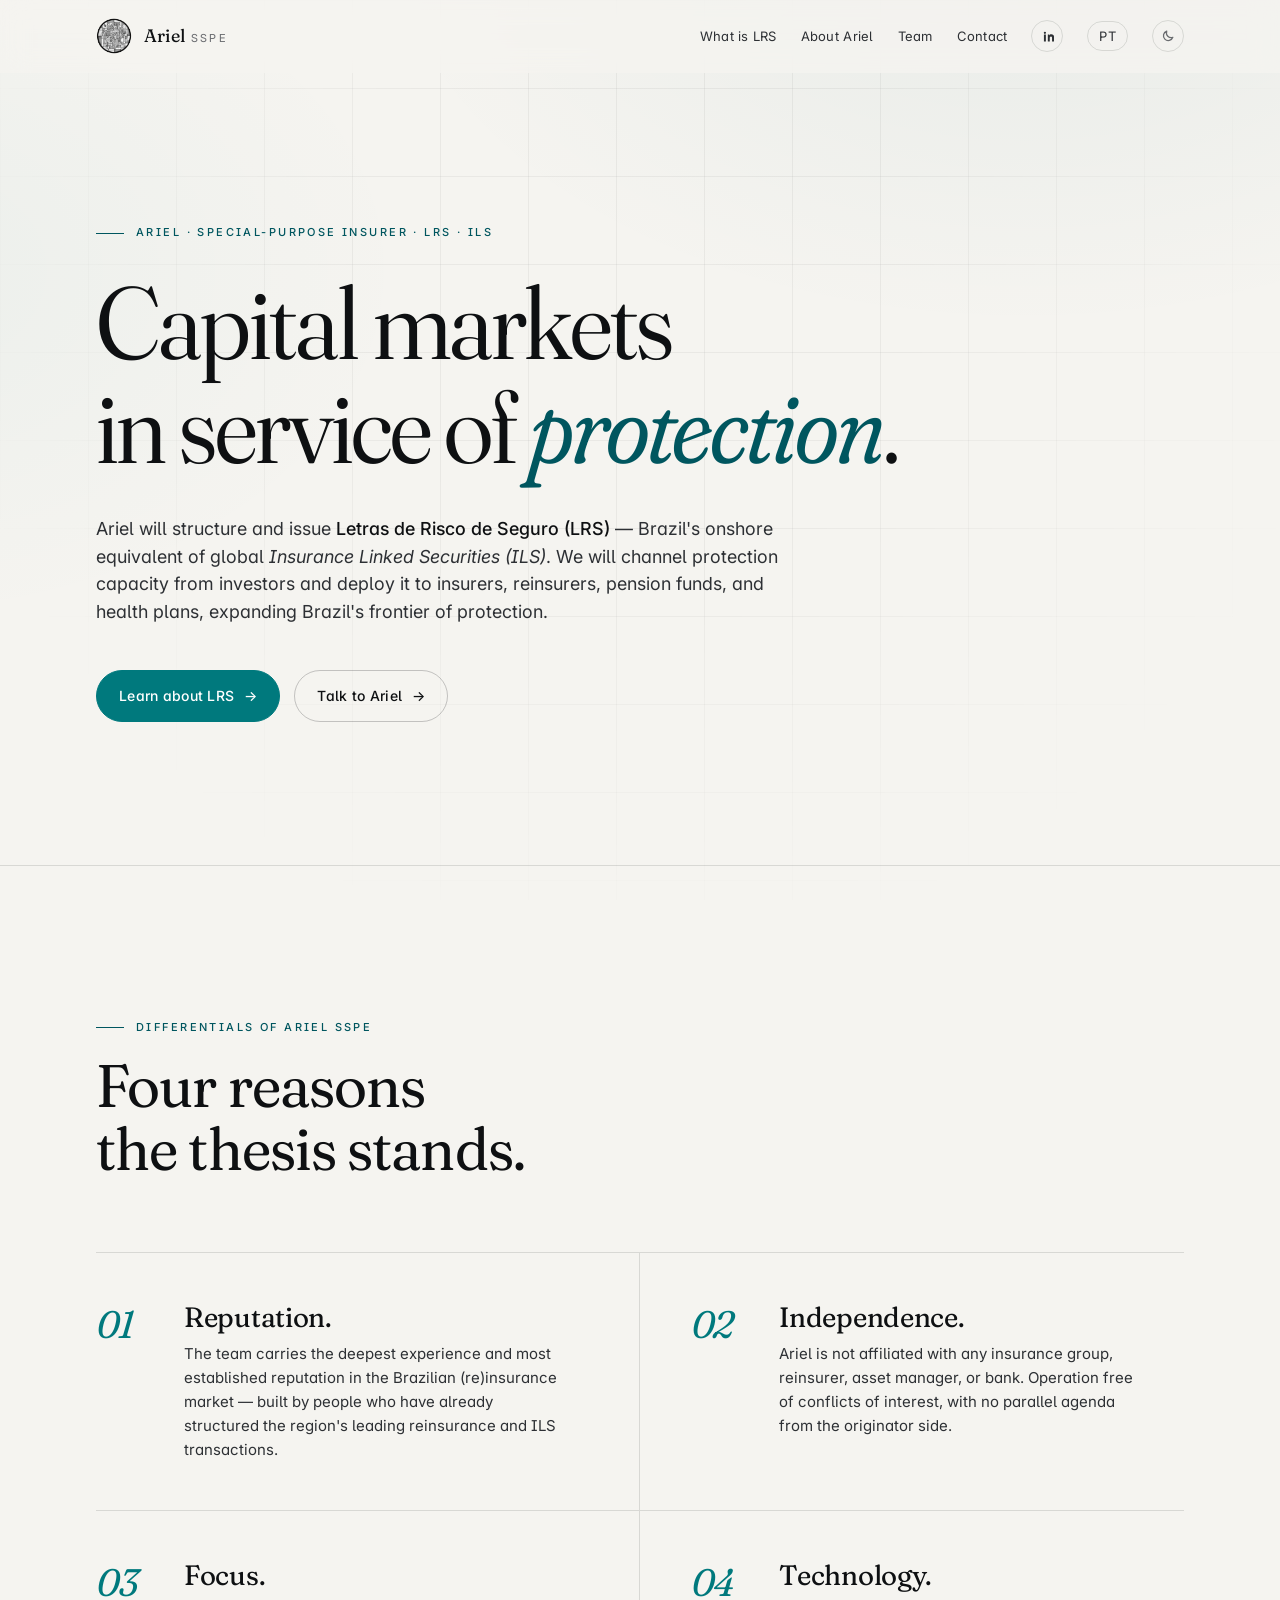
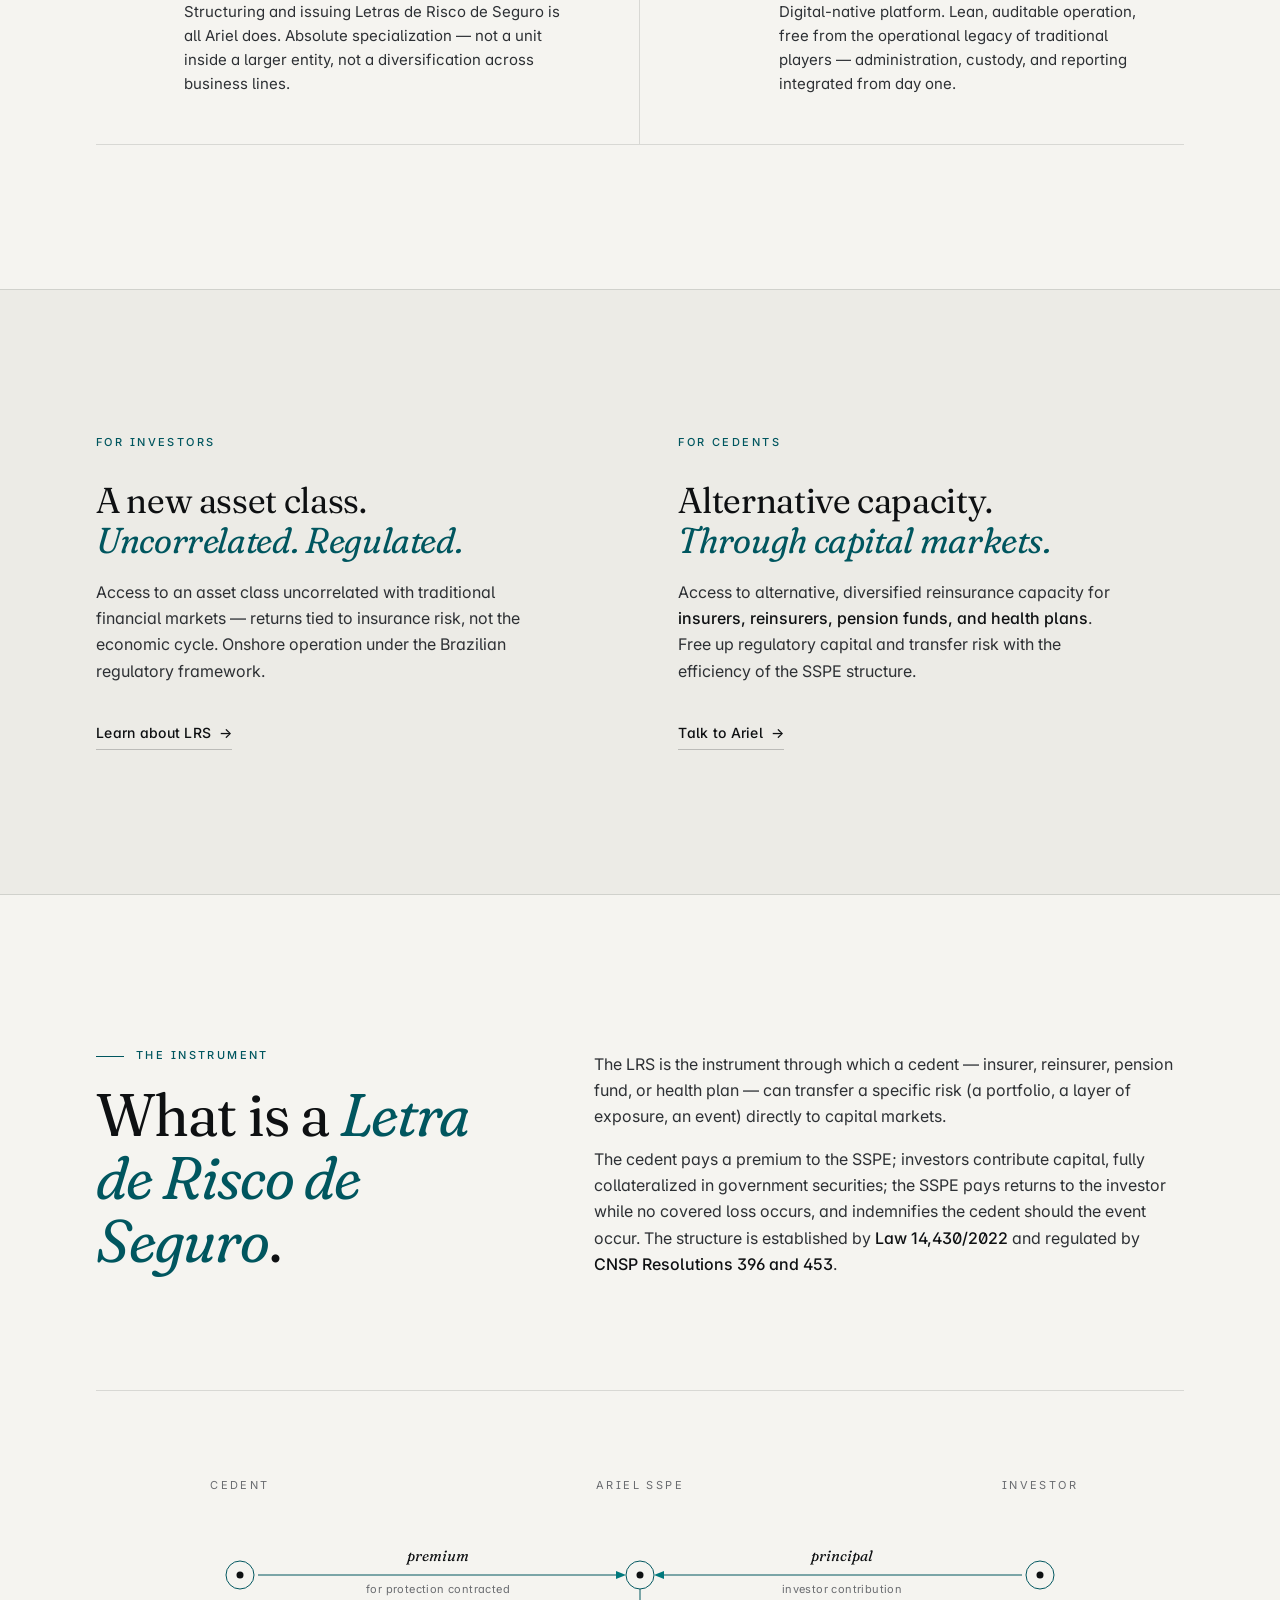
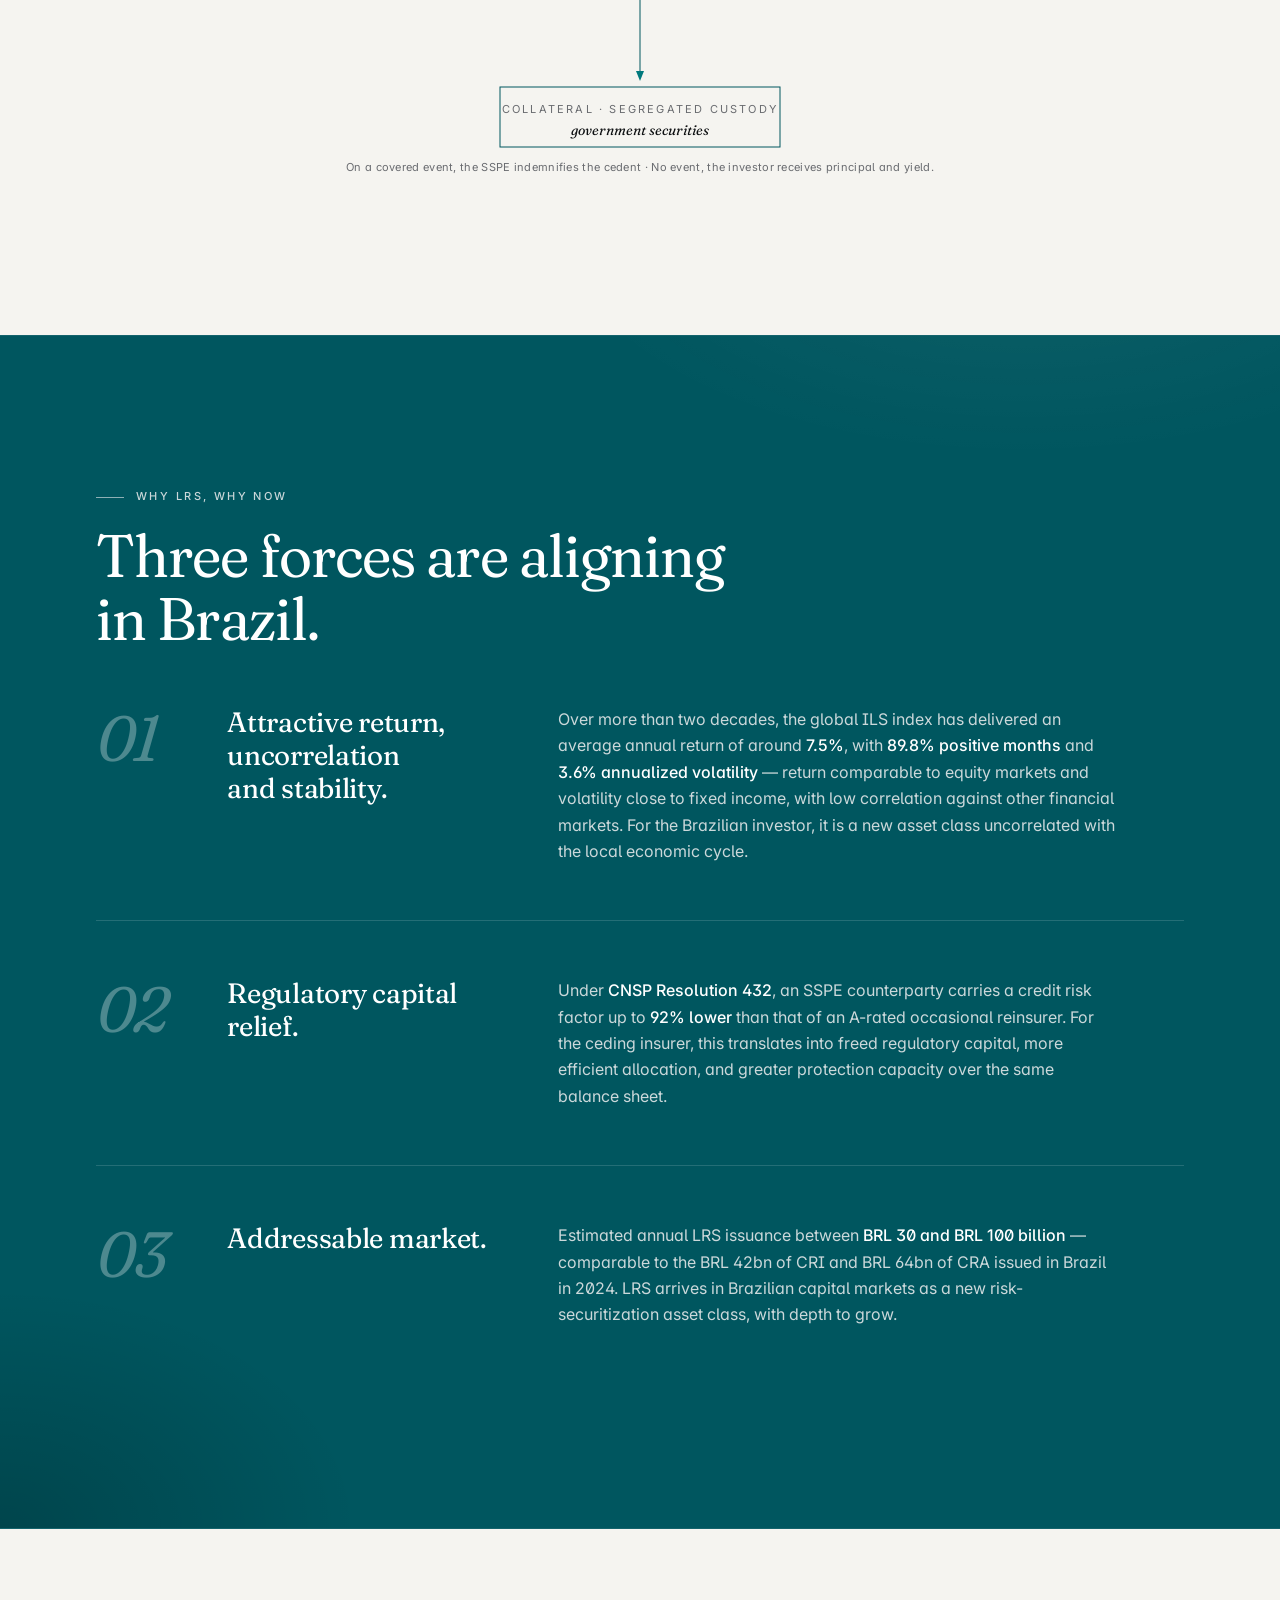
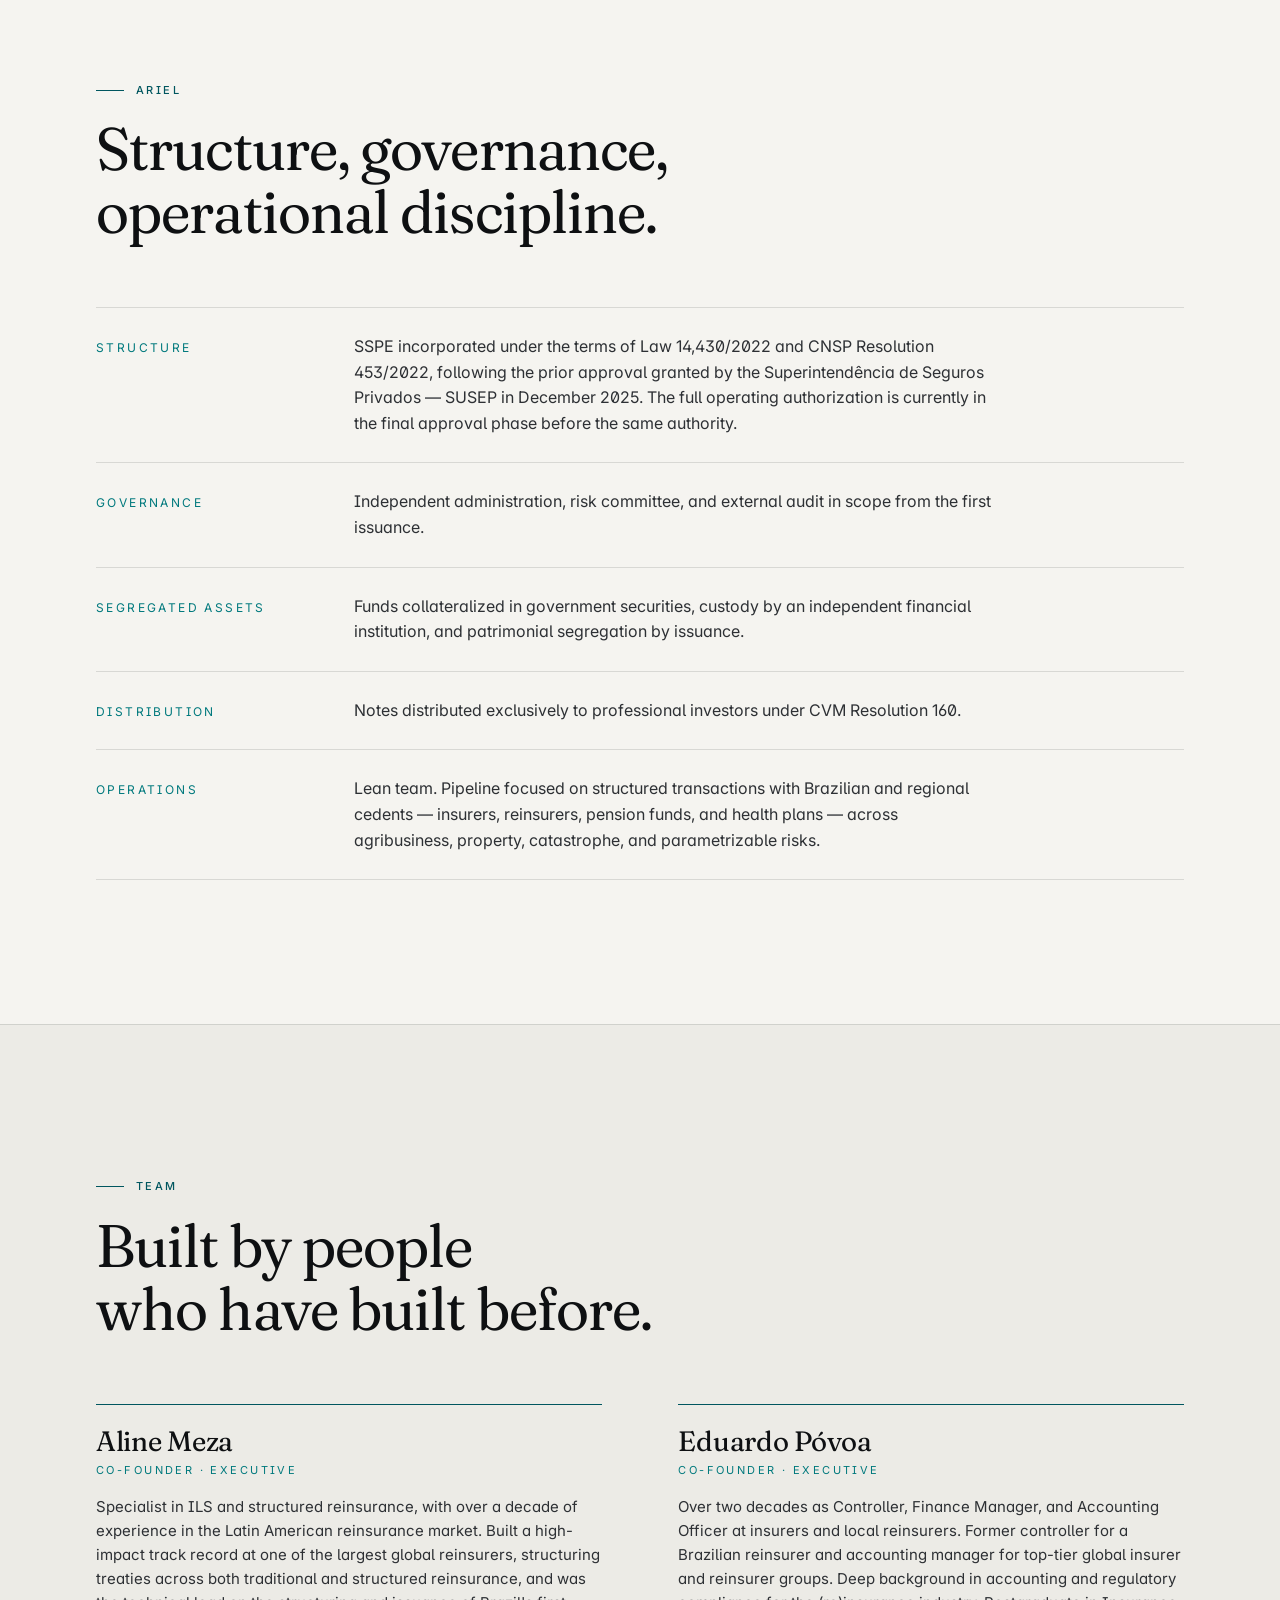
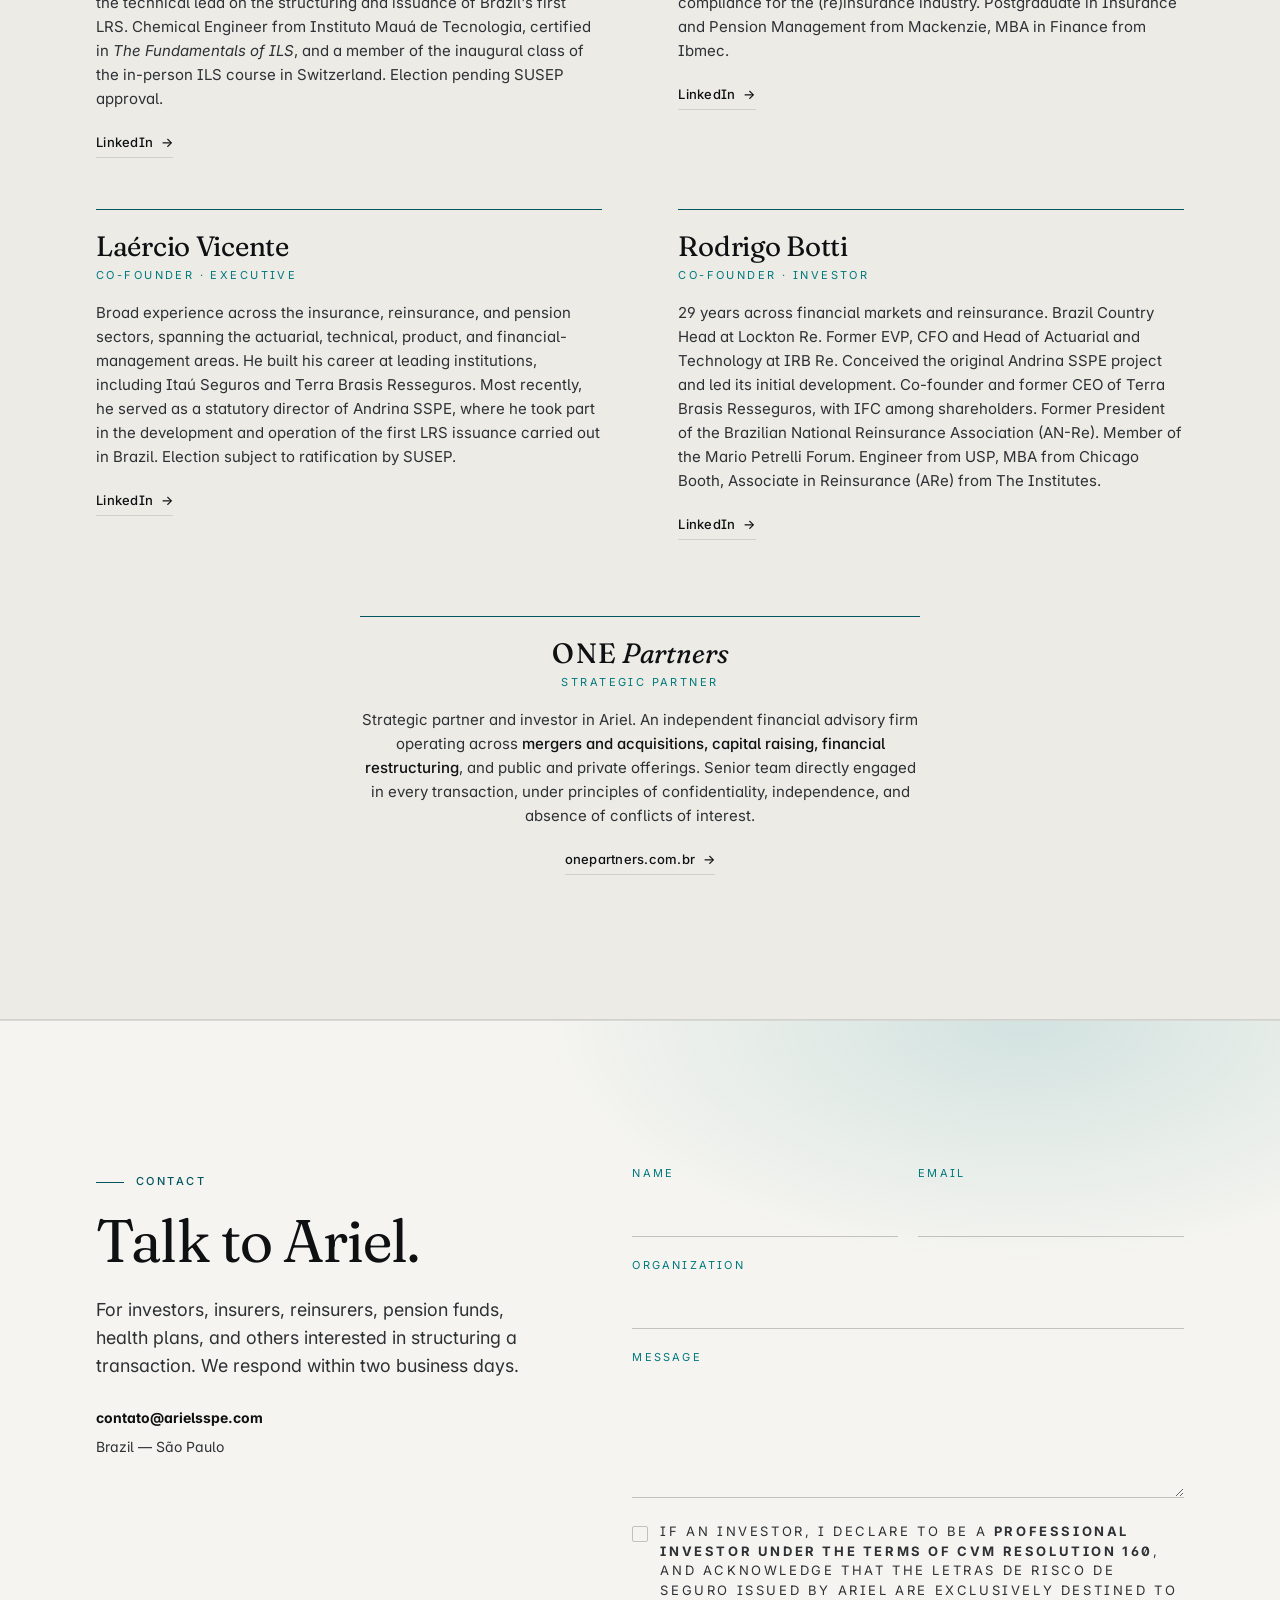
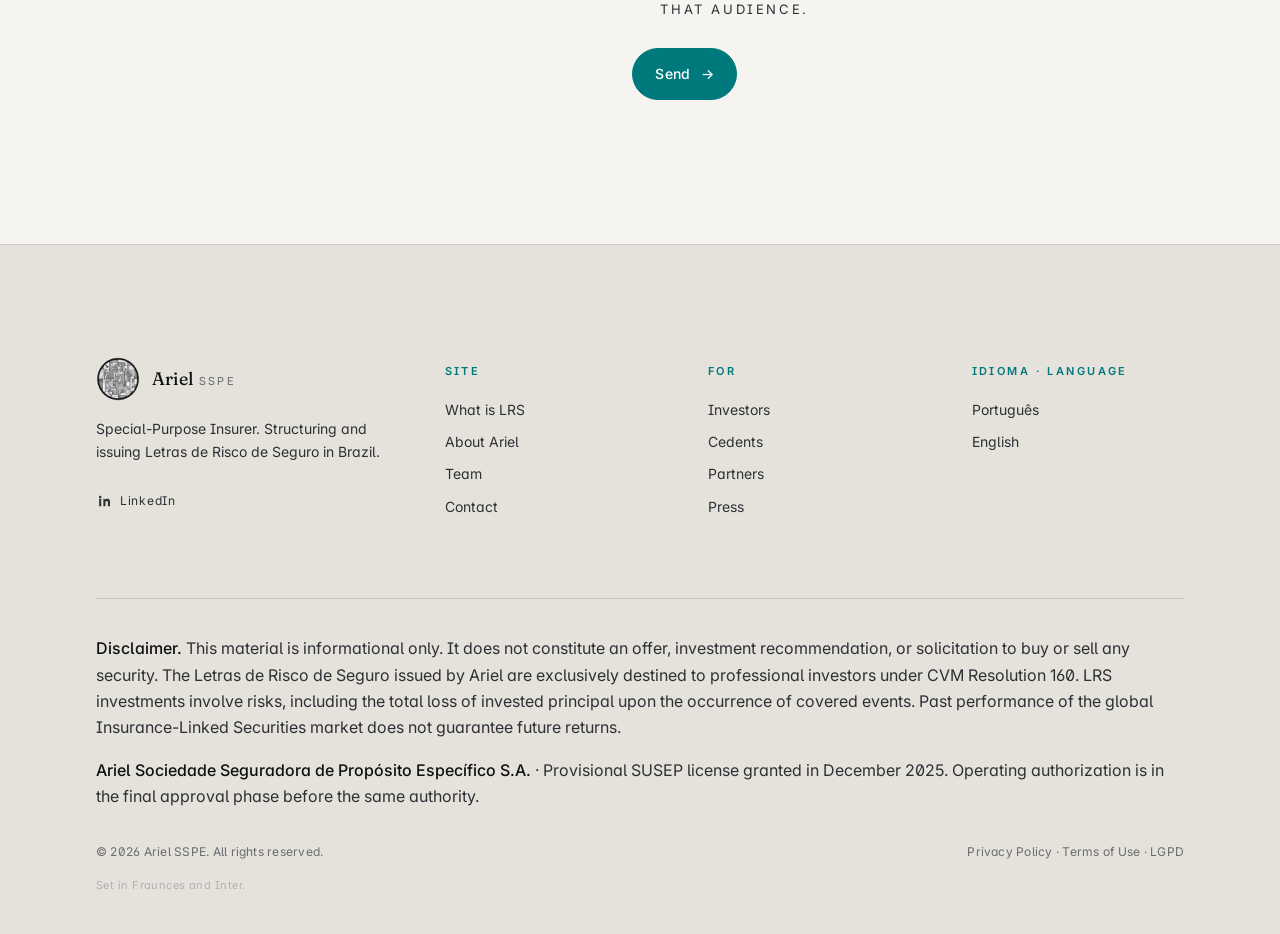
<file: en.html>
<!doctype html>
<html lang="en">
<head>
<meta charset="utf-8" />
<meta name="viewport" content="width=device-width, initial-scale=1, viewport-fit=cover" />
<title>Ariel — Special-Purpose Insurer · LRS · ILS</title>
<meta name="description" content="Ariel will structure and issue Letras de Risco de Seguro (LRS), Brazil's onshore equivalent of global Insurance-Linked Securities. Capital-markets capacity for cedents." />
<meta name="theme-color" content="#06080A" />

<meta property="og:title" content="Ariel — Special-Purpose Insurer" />
<meta property="og:description" content="Capital markets in service of protection. LRS · ILS · Brazil." />
<meta property="og:type" content="website" />
<meta property="og:url" content="https://arielsspe.com/en.html" />
<meta property="og:locale" content="en_US" />
<meta property="og:locale:alternate" content="pt_BR" />
<meta property="og:image" content="https://arielsspe.com/assets/og.png" />
<meta property="og:image:width" content="1200" />
<meta property="og:image:height" content="630" />
<meta property="og:image:alt" content="Ariel SSPE — Capital markets in service of protection" />
<meta name="twitter:card" content="summary_large_image" />
<meta name="twitter:title" content="Ariel — Special-Purpose Insurer" />
<meta name="twitter:description" content="Capital markets in service of protection. LRS · ILS · Brazil." />
<meta name="twitter:image" content="https://arielsspe.com/assets/og.png" />
<link rel="alternate" hreflang="pt-BR" href="https://arielsspe.com/" />
<link rel="alternate" hreflang="en" href="https://arielsspe.com/en.html" />
<link rel="alternate" hreflang="x-default" href="https://arielsspe.com/" />

<link rel="icon" href="favicon.svg" type="image/svg+xml" />

<script>
  /* Set theme before paint to prevent flash. Default = light. */
  (function () {
    try {
      var saved = localStorage.getItem("ariel.theme");
      document.documentElement.setAttribute("data-theme", saved || "light");
    } catch (e) {
      document.documentElement.setAttribute("data-theme", "light");
    }
  })();
</script>

<link rel="preconnect" href="https://fonts.googleapis.com" />
<link rel="preconnect" href="https://fonts.gstatic.com" crossorigin />
<link rel="stylesheet" href="https://fonts.googleapis.com/css2?family=Fraunces:ital,opsz,wght,SOFT@0,9..144,300..600,0..100;1,9..144,300..600,0..100&family=Inter:wght@400;500;600&display=swap" />

<link rel="stylesheet" href="styles.css" />
</head>
<body>

<header class="nav" id="nav">
  <div class="nav-inner">
    <a href="#top" class="brand" aria-label="Ariel — home">
      <span class="brand-mark" aria-hidden="true">
        <img class="logo-dark-only"  src="assets/logo-dark.png"  alt="" />
        <img class="logo-light-only" src="assets/logo-light.png" alt="" />
      </span>
      <span class="brand-name">Ariel<span class="brand-suffix">SSPE</span></span>
    </a>
    <nav class="nav-links" aria-label="Main navigation">
      <a href="#lrs">What is LRS</a>
      <a href="#ariel">About Ariel</a>
      <a href="#team">Team</a>
      <a href="#contact">Contact</a>
      <a href="https://www.linkedin.com/company/ariel-sspe/" target="_blank" rel="noopener" class="chip social" aria-label="Ariel SSPE on LinkedIn" title="LinkedIn">
        <svg viewBox="0 0 16 16" aria-hidden="true">
          <path d="M3.6 5.5h2.4V14H3.6V5.5zM4.8 2a1.4 1.4 0 1 1 0 2.8 1.4 1.4 0 0 1 0-2.8zM7.6 5.5H10v1.2c.4-.7 1.3-1.4 2.7-1.4 2.9 0 3.4 1.9 3.4 4.4V14H13.6V10.2c0-.9 0-2.1-1.3-2.1-1.3 0-1.5 1-1.5 2v3.9H8.4V5.5h-.8z"/>
        </svg>
      </a>
      <a href="index.html" class="chip lang" aria-label="Mudar para português">PT</a>
      <button type="button" class="chip theme" id="themeToggle" aria-label="Toggle light / dark theme" title="Toggle theme">
        <svg class="icon-sun" viewBox="0 0 16 16" aria-hidden="true">
          <circle cx="8" cy="8" r="3"/>
          <path d="M8 1.2v1.6 M8 13.2v1.6 M1.2 8h1.6 M13.2 8h1.6 M3.05 3.05l1.13 1.13 M11.82 11.82l1.13 1.13 M3.05 12.95l1.13-1.13 M11.82 4.18l1.13-1.13"/>
        </svg>
        <svg class="icon-moon" viewBox="0 0 16 16" aria-hidden="true">
          <path d="M13.5 9.5A5.5 5.5 0 0 1 6.5 2.5a5.5 5.5 0 1 0 7 7z"/>
        </svg>
      </button>
    </nav>
  </div>
</header>

<main id="top">

<!-- ============================================================
     HERO
     ============================================================ -->
<section class="hero wrap" aria-labelledby="hero-h">
  <div class="reveal">
    <div class="eyebrow">Ariel · Special-Purpose Insurer · LRS · ILS</div>
    <h1 class="display" id="hero-h">
      Capital markets<br />
      in service of <em>protection</em>.
    </h1>
    <p class="lead hero-sub">
      Ariel will structure and issue <strong>Letras de Risco de Seguro (LRS)</strong> — Brazil's onshore equivalent of global <em>Insurance Linked Securities (ILS)</em>. We will channel protection capacity from investors and deploy it to insurers, reinsurers, pension funds, and health plans, expanding Brazil's frontier of protection.
    </p>
    <div class="hero-cta">
      <a href="#lrs" class="btn primary">Learn about LRS <span class="arrow">→</span></a>
      <a href="#contact" class="btn">Talk to Ariel <span class="arrow">→</span></a>
    </div>
  </div>
</section>

<!-- ============================================================
     DIFFERENTIALS
     ============================================================ -->
<section class="differentials" aria-labelledby="diff-h">
  <div class="wrap reveal">
    <div class="head">
      <div class="eyebrow">Differentials of Ariel SSPE</div>
      <h2 class="section-title" id="diff-h">Four reasons<br />the thesis stands.</h2>
    </div>

    <div class="differentials-grid">
      <div class="item">
        <div class="ord">01</div>
        <div>
          <h3>Reputation.</h3>
          <p>The team carries the deepest experience and most established reputation in the Brazilian (re)insurance market — built by people who have already structured the region's leading reinsurance and ILS transactions.</p>
        </div>
      </div>

      <div class="item">
        <div class="ord">02</div>
        <div>
          <h3>Independence.</h3>
          <p>Ariel is not affiliated with any insurance group, reinsurer, asset manager, or bank. Operation free of conflicts of interest, with no parallel agenda from the originator side.</p>
        </div>
      </div>

      <div class="item">
        <div class="ord">03</div>
        <div>
          <h3>Focus.</h3>
          <p>Structuring and issuing Letras de Risco de Seguro is all Ariel does. Absolute specialization — not a unit inside a larger entity, not a diversification across business lines.</p>
        </div>
      </div>

      <div class="item">
        <div class="ord">04</div>
        <div>
          <h3>Technology.</h3>
          <p>Digital-native platform. Lean, auditable operation, free from the operational legacy of traditional players — administration, custody, and reporting integrated from day one.</p>
        </div>
      </div>
    </div>
  </div>
</section>

<!-- ============================================================
     FOR WHOM
     ============================================================ -->
<section class="for-whom" aria-labelledby="for-whom-h">
  <div class="wrap">
    <h2 id="for-whom-h" style="position:absolute;left:-9999px">For whom</h2>
    <div class="grid">
      <div class="audience reveal">
        <div class="eyebrow no-rule">For investors</div>
        <h3>A new asset class.<br /><em>Uncorrelated. Regulated.</em></h3>
        <p>
          Access to an asset class uncorrelated with traditional financial markets — returns tied to insurance risk, not the economic cycle. Onshore operation under the Brazilian regulatory framework.
        </p>
        <a href="#lrs" class="link">Learn about LRS <span class="arrow">→</span></a>
      </div>

      <div class="audience reveal">
        <div class="eyebrow no-rule">For cedents</div>
        <h3>Alternative capacity.<br /><em>Through capital markets.</em></h3>
        <p>
          Access to alternative, diversified reinsurance capacity for <strong>insurers, reinsurers, pension funds, and health plans</strong>. Free up regulatory capital and transfer risk with the efficiency of the SSPE structure.
        </p>
        <a href="#contact" class="link">Talk to Ariel <span class="arrow">→</span></a>
      </div>
    </div>
  </div>
</section>

<!-- ============================================================
     WHAT IS LRS
     ============================================================ -->
<section id="lrs" aria-labelledby="lrs-h">
  <div class="wrap">
    <div class="lrs-intro reveal">
      <div>
        <div class="eyebrow">The instrument</div>
        <h2 class="section-title" id="lrs-h">What is a <em style="font-style:italic; font-variation-settings: 'opsz' 60, 'SOFT' 80;">Letra de Risco de Seguro</em>.</h2>
      </div>
      <div class="copy">
        <p>
          The LRS is the instrument through which a cedent — insurer, reinsurer, pension fund, or health plan — can transfer a specific risk (a portfolio, a layer of exposure, an event) directly to capital markets.
        </p>
        <p>
          The cedent pays a premium to the SSPE; investors contribute capital, fully collateralized in government securities; the SSPE pays returns to the investor while no covered loss occurs, and indemnifies the cedent should the event occur. The structure is established by <strong>Law 14,430/2022</strong> and regulated by <strong>CNSP Resolutions 396 and 453</strong>.
        </p>
      </div>
    </div>

    <div class="diagram reveal">
      <svg viewBox="0 0 1040 336" role="img" aria-labelledby="diag-title diag-desc" xmlns="http://www.w3.org/2000/svg">
        <title id="diag-title">Letra de Risco de Seguro flow</title>
        <desc id="diag-desc">The cedent pays a premium to Ariel SSPE; the investor contributes principal; funds are collateralized in government securities.</desc>

        <g class="d-label" font-family="Inter, sans-serif" font-size="11" letter-spacing="2.4" text-anchor="middle">
          <text x="120" y="34">CEDENT</text>
          <text x="520" y="34">ARIEL SSPE</text>
          <text x="920" y="34">INVESTOR</text>
        </g>

        <g class="d-station">
          <circle cx="120" cy="120" r="3.5" />
          <circle cx="520" cy="120" r="3.5" />
          <circle cx="920" cy="120" r="3.5" />
        </g>

        <g class="d-ring" stroke-width="1">
          <circle cx="120" cy="120" r="14" />
          <circle cx="520" cy="120" r="14" />
          <circle cx="920" cy="120" r="14" />
        </g>

        <!-- premium: cedent → SSPE -->
        <line class="d-line" x1="138" y1="120" x2="498" y2="120" stroke-width="1" />
        <polygon class="d-arrow" points="506,120 496,116 496,124" />
        <text class="d-italic" x="318" y="106" font-family="Fraunces, serif" font-style="italic" font-size="15" text-anchor="middle">premium</text>
        <text class="d-label"  x="318" y="138" font-family="Inter, sans-serif" font-size="11" text-anchor="middle" letter-spacing="0.4">for protection contracted</text>

        <!-- principal: investor → SSPE -->
        <line class="d-line" x1="542" y1="120" x2="902" y2="120" stroke-width="1" />
        <polygon class="d-arrow" points="534,120 544,116 544,124" />
        <text class="d-italic" x="722" y="106" font-family="Fraunces, serif" font-style="italic" font-size="15" text-anchor="middle">principal</text>
        <text class="d-label"  x="722" y="138" font-family="Inter, sans-serif" font-size="11" text-anchor="middle" letter-spacing="0.4">investor contribution</text>

        <!-- vertical: SSPE → collateral -->
        <line class="d-line" x1="520" y1="134" x2="520" y2="218" stroke-width="1" />
        <polygon class="d-arrow" points="520,226 516,216 524,216" />

        <rect class="d-rect" x="380" y="232" width="280" height="60" stroke-width="1" />
        <text class="d-label"  x="520" y="258" font-family="Inter, sans-serif" font-size="11" letter-spacing="2.2" text-anchor="middle">COLLATERAL · SEGREGATED CUSTODY</text>
        <text class="d-italic" x="520" y="280" font-family="Fraunces, serif" font-style="italic" font-size="14" text-anchor="middle">government securities</text>

        <text class="d-label" x="520" y="316" font-family="Inter, sans-serif" font-size="11" text-anchor="middle" letter-spacing="0.3">
          On a covered event, the SSPE indemnifies the cedent · No event, the investor receives principal and yield.
        </text>
      </svg>
    </div>
  </div>
</section>

<!-- ============================================================
     WHY LRS, WHY NOW
     ============================================================ -->
<section class="pillars" id="ariel" aria-labelledby="pillars-h">
  <div class="wrap reveal">
    <div class="eyebrow">Why LRS, why now</div>
    <h2 class="section-title" id="pillars-h">Three forces are aligning<br />in Brazil.</h2>

    <div class="row">
      <div class="ord">01</div>
      <h3>Attractive return, uncorrelation<br />and stability.</h3>
      <p>
        Over more than two decades, the global ILS index has delivered an average annual return of around <strong>7.5%</strong>, with <strong>89.8% positive months</strong> and <strong>3.6% annualized volatility</strong> — return comparable to equity markets and volatility close to fixed income, with low correlation against other financial markets. For the Brazilian investor, it is a new asset class uncorrelated with the local economic cycle.
      </p>
    </div>

    <div class="row">
      <div class="ord">02</div>
      <h3>Regulatory capital relief.</h3>
      <p>
        Under <strong>CNSP Resolution 432</strong>, an SSPE counterparty carries a credit risk factor up to <strong>92% lower</strong> than that of an A-rated occasional reinsurer. For the ceding insurer, this translates into freed regulatory capital, more efficient allocation, and greater protection capacity over the same balance sheet.
      </p>
    </div>

    <div class="row">
      <div class="ord">03</div>
      <h3>Addressable market.</h3>
      <p>
        Estimated annual LRS issuance between <strong>BRL 30 and BRL 100 billion</strong> — comparable to the BRL 42bn of CRI and BRL 64bn of CRA issued in Brazil in 2024. LRS arrives in Brazilian capital markets as a new risk-securitization asset class, with depth to grow.
      </p>
    </div>
  </div>
</section>

<!-- ============================================================
     HOW ARIEL OPERATES
     ============================================================ -->
<section class="operates" aria-labelledby="operates-h">
  <div class="wrap reveal">
    <div class="eyebrow">Ariel</div>
    <h2 class="section-title" id="operates-h">Structure, governance,<br />operational discipline.</h2>

    <dl>
      <div>
        <dt>Structure</dt>
        <dd>SSPE incorporated under the terms of Law 14,430/2022 and CNSP Resolution 453/2022, following the prior approval granted by the Superintendência de Seguros Privados — SUSEP in December 2025. The full operating authorization is currently in the final approval phase before the same authority.</dd>
      </div>
      <div>
        <dt>Governance</dt>
        <dd>Independent administration, risk committee, and external audit in scope from the first issuance.</dd>
      </div>
      <div>
        <dt>Segregated assets</dt>
        <dd>Funds collateralized in government securities, custody by an independent financial institution, and patrimonial segregation by issuance.</dd>
      </div>
      <div>
        <dt>Distribution</dt>
        <dd>Notes distributed exclusively to professional investors under CVM Resolution 160.</dd>
      </div>
      <div>
        <dt>Operations</dt>
        <dd>Lean team. Pipeline focused on structured transactions with Brazilian and regional cedents — insurers, reinsurers, pension funds, and health plans — across agribusiness, property, catastrophe, and parametrizable risks.</dd>
      </div>
    </dl>
  </div>
</section>

<!-- ============================================================
     TEAM
     ============================================================ -->
<section class="team" id="team" aria-labelledby="team-h">
  <div class="wrap reveal">
    <div class="eyebrow">Team</div>
    <h2 class="section-title" id="team-h">Built by people<br />who have built before.</h2>

    <div class="team-grid">
      <article class="member">
        <h3 class="name">Aline Meza</h3>
        <div class="role">Co-founder · Executive</div>
        <p>
          Specialist in ILS and structured reinsurance, with over a decade of experience in the Latin American reinsurance market. Built a high-impact track record at one of the largest global reinsurers, structuring treaties across both traditional and structured reinsurance, and was the technical lead on the structuring and issuance of Brazil's first LRS. Chemical Engineer from Instituto Mauá de Tecnologia, certified in <em>The Fundamentals of ILS</em>, and a member of the inaugural class of the in-person ILS course in Switzerland. Election pending SUSEP approval.
        </p>
        <a href="https://linkedin.com/in/aline-meza-cert-lrs-77653518" target="_blank" rel="noopener" class="link">LinkedIn <span class="arrow">→</span></a>
      </article>

      <article class="member">
        <h3 class="name">Eduardo Póvoa</h3>
        <div class="role">Co-founder · Executive</div>
        <p>
          Over two decades as Controller, Finance Manager, and Accounting Officer at insurers and local reinsurers. Former controller for a Brazilian reinsurer and accounting manager for top-tier global insurer and reinsurer groups. Deep background in accounting and regulatory compliance for the (re)insurance industry. Postgraduate in Insurance and Pension Management from Mackenzie, MBA in Finance from Ibmec.
        </p>
        <a href="https://linkedin.com/in/eduardo-póvoa-817a9116" target="_blank" rel="noopener" class="link">LinkedIn <span class="arrow">→</span></a>
      </article>

      <article class="member">
        <h3 class="name">Laércio Vicente</h3>
        <div class="role">Co-founder · Executive</div>
        <p>
          Broad experience across the insurance, reinsurance, and pension sectors, spanning the actuarial, technical, product, and financial-management areas. He built his career at leading institutions, including Itaú Seguros and Terra Brasis Resseguros. Most recently, he served as a statutory director of Andrina SSPE, where he took part in the development and operation of the first LRS issuance carried out in Brazil. Election subject to ratification by SUSEP.
        </p>
        <a href="https://www.linkedin.com/in/laercio-vicente-73ba3432" target="_blank" rel="noopener" class="link">LinkedIn <span class="arrow">→</span></a>
      </article>

      <article class="member">
        <h3 class="name">Rodrigo Botti</h3>
        <div class="role">Co-founder · Investor</div>
        <p>
          29 years across financial markets and reinsurance. Brazil Country Head at Lockton Re. Former EVP, CFO and Head of Actuarial and Technology at IRB Re. Conceived the original Andrina SSPE project and led its initial development. Co-founder and former CEO of Terra Brasis Resseguros, with IFC among shareholders. Former President of the Brazilian National Reinsurance Association (AN-Re). Member of the Mario Petrelli Forum. Engineer from USP, MBA from Chicago Booth, Associate in Reinsurance (ARe) from The Institutes.
        </p>
        <a href="https://www.linkedin.com/in/rodrigobotti" target="_blank" rel="noopener" class="link">LinkedIn <span class="arrow">→</span></a>
      </article>

      <article class="member partner">
        <h3 class="name"><span class="one">ONE</span> Partners</h3>
        <div class="role">Strategic Partner</div>
        <p>
          Strategic partner and investor in Ariel. An independent financial advisory firm operating across <strong>mergers and acquisitions, capital raising, financial restructuring</strong>, and public and private offerings. Senior team directly engaged in every transaction, under principles of confidentiality, independence, and absence of conflicts of interest.
        </p>
        <a href="https://onepartners.com.br/home-en/" target="_blank" rel="noopener" class="link">onepartners.com.br <span class="arrow">→</span></a>
      </article>
    </div>
  </div>
</section>

<!-- ============================================================
     CONTACT
     ============================================================ -->
<section class="contact" id="contact" aria-labelledby="contact-h">
  <div class="wrap reveal">
    <div class="contact-grid">
      <div class="contact-info">
        <div class="eyebrow">Contact</div>
        <h2 class="section-title" id="contact-h">Talk to Ariel.</h2>
        <p class="lead" style="margin-top:24px">
          For investors, insurers, reinsurers, pension funds, health plans, and others interested in structuring a transaction. We respond within two business days.
        </p>
        <div class="meta">
          <div><strong>contato@arielsspe.com</strong></div>
          <div>Brazil — São Paulo</div>
        </div>
      </div>

      <form class="contact-form" id="contactForm" novalidate>
        <div class="row">
          <div class="field">
            <label for="name">Name</label>
            <input id="name" name="name" type="text" required autocomplete="name" />
          </div>
          <div class="field">
            <label for="email">Email</label>
            <input id="email" name="email" type="email" required autocomplete="email" />
          </div>
        </div>

        <div class="field">
          <label for="org">Organization</label>
          <input id="org" name="org" type="text" autocomplete="organization" />
        </div>

        <div class="field">
          <label for="message">Message</label>
          <textarea id="message" name="message" rows="4" required></textarea>
        </div>

        <label class="check show" id="investorCheck">
          <input type="checkbox" id="investorAck" name="investorAck" />
          <span>If an investor, I declare to be a <strong>professional investor under the terms of CVM Resolution 160</strong>, and acknowledge that the Letras de Risco de Seguro issued by Ariel are exclusively destined to that audience.</span>
        </label>

        <div class="submit">
          <button type="submit" class="btn primary">Send <span class="arrow">→</span></button>
        </div>

        <div class="feedback" id="formFeedback" role="status" aria-live="polite"></div>
      </form>
    </div>
  </div>
</section>

</main>

<footer>
  <div class="wrap">
    <div class="footer-top">
      <div class="footer-brand">
        <a href="#top" class="brand">
          <span class="brand-mark" aria-hidden="true">
            <img class="logo-dark-only"  src="assets/logo-dark.png"  alt="" />
            <img class="logo-light-only" src="assets/logo-light.png" alt="" />
          </span>
          <span class="brand-name">Ariel<span class="brand-suffix">SSPE</span></span>
        </a>
        <p>
          Special-Purpose Insurer. Structuring and issuing Letras de Risco de Seguro in Brazil.
        </p>
        <a href="https://www.linkedin.com/company/ariel-sspe/" target="_blank" rel="noopener" class="footer-social" aria-label="Ariel SSPE on LinkedIn">
          <svg viewBox="0 0 16 16" aria-hidden="true">
            <path d="M3.6 5.5h2.4V14H3.6V5.5zM4.8 2a1.4 1.4 0 1 1 0 2.8 1.4 1.4 0 0 1 0-2.8zM7.6 5.5H10v1.2c.4-.7 1.3-1.4 2.7-1.4 2.9 0 3.4 1.9 3.4 4.4V14H13.6V10.2c0-.9 0-2.1-1.3-2.1-1.3 0-1.5 1-1.5 2v3.9H8.4V5.5h-.8z"/>
          </svg>
          LinkedIn
        </a>
      </div>

      <div class="footer-col">
        <h4>Site</h4>
        <ul>
          <li><a href="#lrs">What is LRS</a></li>
          <li><a href="#ariel">About Ariel</a></li>
          <li><a href="#team">Team</a></li>
          <li><a href="#contact">Contact</a></li>
        </ul>
      </div>

      <div class="footer-col">
        <h4>For</h4>
        <ul>
          <li><a href="#contact">Investors</a></li>
          <li><a href="#contact">Cedents</a></li>
          <li><a href="#contact">Partners</a></li>
          <li><a href="#contact">Press</a></li>
        </ul>
      </div>

      <div class="footer-col">
        <h4>Idioma · Language</h4>
        <ul>
          <li><a href="index.html">Português</a></li>
          <li><a href="en.html">English</a></li>
        </ul>
      </div>
    </div>

    <div class="disclaimer">
      <p><strong>Disclaimer.</strong> This material is informational only. It does not constitute an offer, investment recommendation, or solicitation to buy or sell any security. The Letras de Risco de Seguro issued by Ariel are exclusively destined to professional investors under CVM Resolution 160. LRS investments involve risks, including the total loss of invested principal upon the occurrence of covered events. Past performance of the global Insurance-Linked Securities market does not guarantee future returns.</p>
      <p><strong>Ariel Sociedade Seguradora de Propósito Específico S.A.</strong> · Provisional SUSEP license granted in December 2025. Operating authorization is in the final approval phase before the same authority.</p>
    </div>

    <div class="legal-bar">
      <span>© <span id="year"></span> Ariel SSPE. All rights reserved.</span>
      <span>
        <a href="#">Privacy Policy</a> · <a href="#">Terms of Use</a> · <a href="#">LGPD</a>
      </span>
    </div>

    <div class="colophon">
      Set in Fraunces and Inter.
    </div>
  </div>
</footer>

<script>window.ARIEL_FORM_ENDPOINT = "https://formspree.io/f/mjgljqok";</script>
<script src="script.js"></script>
</body>
</html>
</file>
<file: styles.css>
/* ============================================================
   Ariel — Sociedade Seguradora de Propósito Específico
   Set in Fraunces (display) and Inter (body).
   Brand palette only:
     Dark green   #00565F
     Medium green #00797D
     Light green  #009997
     Gray         #98989A
     Light gray   #D1D2D4
   ============================================================ */

/* ------------------------------------------------------------
   Theme tokens
   ------------------------------------------------------------ */

:root,
[data-theme="dark"] {
  --bg:           #06080A;
  --bg-lift:      #0B0E11;
  --bg-deep:      #040507;

  --ink:          #ECEDEF;
  --ink-soft:     #B7B8BB;
  --ink-mute:     #7A7C80;
  --ink-faint:    #3F4145;

  --accent:       #009997;   /* light green */
  --accent-mid:   #00797D;   /* medium green */
  --accent-deep:  #00565F;   /* dark green */
  --gray-warm:    #98989A;
  --gray-light:   #D1D2D4;

  --hairline:        rgba(236, 237, 239, 0.10);
  --hairline-strong: rgba(236, 237, 239, 0.20);

  --eyebrow-color: #00797D;
  --italic-tint:   var(--gray-light);
  --selection-bg:  var(--accent);
  --selection-fg:  var(--bg);

  --hero-grad-1:  rgba(0, 153, 151, 0.10);
  --hero-grad-2:  rgba(0, 121, 125, 0.08);

  --logo-dark-display:  block;
  --logo-light-display: none;
}

[data-theme="light"] {
  --bg:           #F5F4F0;       /* warm paper */
  --bg-lift:      #ECEBE6;       /* slightly more saturated paper */
  --bg-deep:      #E4E2DB;       /* deepest paper */

  --ink:          #0E1012;       /* deep ink, near-black */
  --ink-soft:     #2D3034;
  --ink-mute:     #6A6C70;
  --ink-faint:    #B0B1B4;

  --accent:       #00797D;       /* medium green reads better on white */
  --accent-mid:   #00565F;
  --accent-deep:  #00565F;
  --gray-warm:    #98989A;
  --gray-light:   #D1D2D4;

  --hairline:        rgba(14, 16, 18, 0.12);
  --hairline-strong: rgba(14, 16, 18, 0.22);

  --eyebrow-color: #00565F;
  --italic-tint:   #00565F;
  --selection-bg:  #00565F;
  --selection-fg:  #F5F4F0;

  --hero-grad-1:  rgba(0, 86, 95, 0.06);
  --hero-grad-2:  rgba(0, 121, 125, 0.04);

  --logo-dark-display:  none;
  --logo-light-display: block;
}

:root {
  --max:      1200px;
  --gutter:   clamp(20px, 5vw, 56px);
  --section:  clamp(72px, 12vw, 144px);

  --serif:    "Fraunces", "Iowan Old Style", "Apple Garamond", Georgia, "Times New Roman", serif;
  --sans:     "Inter", -apple-system, BlinkMacSystemFont, "Segoe UI", Roboto, "Helvetica Neue", Arial, sans-serif;

  --ease:     cubic-bezier(0.2, 0.6, 0.2, 1);
}

* { box-sizing: border-box; }

html { scroll-behavior: smooth; background: var(--bg); }

body {
  margin: 0;
  background: var(--bg);
  color: var(--ink);
  font-family: var(--sans);
  font-size: 16px;
  line-height: 1.6;
  -webkit-font-smoothing: antialiased;
  -moz-osx-font-smoothing: grayscale;
  text-rendering: optimizeLegibility;
  font-feature-settings: "ss01", "ss02", "cv11";
  background-image:
    radial-gradient(1100px 700px at 80% -10%, var(--hero-grad-1), transparent 60%),
    radial-gradient(900px 600px at -10% 30%, var(--hero-grad-2), transparent 60%);
  background-attachment: fixed;
  transition: background-color .35s var(--ease), color .35s var(--ease);
}

body::before {
  content: "";
  position: fixed;
  inset: 0;
  pointer-events: none;
  z-index: 0;
  background-image:
    linear-gradient(to right, var(--hairline) 1px, transparent 1px),
    linear-gradient(to bottom, var(--hairline) 1px, transparent 1px);
  background-size: 88px 88px;
  opacity: 0.4;
  mask-image: radial-gradient(ellipse at 50% 30%, black 30%, transparent 80%);
}

main, header, footer { position: relative; z-index: 1; }

a { color: inherit; text-decoration: none; }

img, svg { display: block; max-width: 100%; }

button { font: inherit; color: inherit; background: none; border: 0; cursor: pointer; }

::selection { background: var(--selection-bg); color: var(--selection-fg); }

/* ------------------------------------------------------------
   Layout
   ------------------------------------------------------------ */

.wrap {
  max-width: var(--max);
  margin: 0 auto;
  padding-left: var(--gutter);
  padding-right: var(--gutter);
}

section {
  padding-top: var(--section);
  padding-bottom: var(--section);
}

/* ------------------------------------------------------------
   Typography
   ------------------------------------------------------------ */

.eyebrow {
  font-family: var(--sans);
  font-size: 11px;
  font-weight: 500;
  letter-spacing: 0.22em;
  text-transform: uppercase;
  color: var(--eyebrow-color);
  display: inline-flex;
  align-items: center;
  gap: 12px;
}

.eyebrow::before {
  content: "";
  width: 28px;
  height: 1px;
  background: var(--eyebrow-color);
}

.eyebrow.no-rule::before { display: none; }

.display {
  font-family: var(--serif);
  font-weight: 360;
  font-style: normal;
  font-variation-settings: "opsz" 144, "SOFT" 30;
  font-size: clamp(44px, 8vw, 108px);
  line-height: 1.02;
  letter-spacing: -0.02em;
  color: var(--ink);
  margin: 0;
}

.display em {
  font-style: italic;
  font-variation-settings: "opsz" 144, "SOFT" 80;
  color: var(--italic-tint);
}

h2.section-title {
  font-family: var(--serif);
  font-weight: 380;
  font-variation-settings: "opsz" 60, "SOFT" 40;
  font-size: clamp(34px, 5vw, 60px);
  line-height: 1.05;
  letter-spacing: -0.015em;
  margin: 18px 0 0;
  color: var(--ink);
  max-width: 18ch;
}

h2.section-title em {
  font-style: italic;
  font-variation-settings: "opsz" 60, "SOFT" 80;
  color: var(--italic-tint);
}

h3 {
  font-family: var(--serif);
  font-weight: 400;
  font-variation-settings: "opsz" 36, "SOFT" 50;
  font-size: clamp(22px, 2.4vw, 30px);
  line-height: 1.18;
  letter-spacing: -0.01em;
  margin: 0 0 10px;
  color: var(--ink);
}

p {
  margin: 0 0 1em;
  color: var(--ink-soft);
  font-size: 16px;
  line-height: 1.65;
}

p.lead {
  font-size: clamp(17px, 1.4vw, 20px);
  line-height: 1.55;
  color: var(--ink-soft);
  max-width: 64ch;
}

p strong, .strong { color: var(--ink); font-weight: 500; }

.quiet { color: var(--ink-mute); }

.link {
  display: inline-flex;
  align-items: center;
  gap: 8px;
  color: var(--ink);
  font-size: 14px;
  font-weight: 500;
  letter-spacing: 0.02em;
  padding-bottom: 4px;
  border-bottom: 1px solid var(--hairline-strong);
  transition: color .25s var(--ease), border-color .25s var(--ease), gap .25s var(--ease);
}

.link:hover {
  color: var(--accent);
  border-bottom-color: var(--accent);
  gap: 12px;
}

.link .arrow {
  transition: transform .25s var(--ease);
  display: inline-block;
}

.link:hover .arrow { transform: translateX(2px); }

.btn {
  display: inline-flex;
  align-items: center;
  gap: 10px;
  padding: 14px 22px;
  font-size: 14px;
  font-weight: 500;
  letter-spacing: 0.02em;
  border: 1px solid var(--hairline-strong);
  border-radius: 999px;
  background: transparent;
  color: var(--ink);
  transition: all .3s var(--ease);
}

.btn:hover {
  border-color: var(--ink);
  background: rgba(127, 127, 127, 0.06);
}

.btn.primary {
  background: var(--accent);
  color: #FFFFFF;
  border-color: var(--accent);
}

.btn.primary:hover {
  background: var(--accent-mid);
  border-color: var(--accent-mid);
  color: #FFFFFF;
}

.btn .arrow { transition: transform .3s var(--ease); }
.btn:hover .arrow { transform: translateX(3px); }

/* ------------------------------------------------------------
   Nav
   ------------------------------------------------------------ */

.nav {
  position: sticky;
  top: 0;
  z-index: 50;
  backdrop-filter: blur(14px);
  -webkit-backdrop-filter: blur(14px);
  background: color-mix(in oklab, var(--bg) 78%, transparent);
  border-bottom: 1px solid transparent;
  transition: border-color .3s var(--ease), background-color .35s var(--ease);
}

.nav.scrolled { border-bottom-color: var(--hairline); }

.nav-inner {
  max-width: var(--max);
  margin: 0 auto;
  padding: 18px var(--gutter);
  display: flex;
  align-items: center;
  justify-content: space-between;
  gap: 24px;
}

.brand {
  display: inline-flex;
  align-items: center;
  gap: 12px;
  color: var(--ink);
}

.brand-mark {
  width: 36px;
  height: 36px;
  border-radius: 50%;
  display: inline-block;
  flex: none;
  position: relative;
  overflow: hidden;
  background: transparent;
}

.brand-mark img {
  position: absolute;
  inset: 0;
  width: 100%;
  height: 100%;
  object-fit: cover;
  border-radius: 50%;
}

.brand-mark .logo-dark-only  { display: var(--logo-dark-display); }
.brand-mark .logo-light-only { display: var(--logo-light-display); }

.footer-brand .brand-mark { width: 44px; height: 44px; }

.brand-name {
  font-family: var(--serif);
  font-size: 18px;
  font-variation-settings: "opsz" 24, "SOFT" 50;
  letter-spacing: 0.01em;
  font-weight: 420;
  color: var(--ink);
}

.brand-suffix {
  font-family: var(--sans);
  font-size: 11px;
  letter-spacing: 0.2em;
  color: var(--ink-mute);
  text-transform: uppercase;
  margin-left: 6px;
}

.nav-links {
  display: flex;
  align-items: center;
  gap: 24px;
}

.nav-links a {
  font-size: 13px;
  letter-spacing: 0.02em;
  color: var(--ink-soft);
  transition: color .25s var(--ease);
}

.nav-links a:hover { color: var(--ink); }

.chip {
  font-size: 11px;
  letter-spacing: 0.18em;
  text-transform: uppercase;
  color: var(--ink-mute);
  border: 1px solid var(--hairline);
  padding: 7px 11px;
  border-radius: 999px;
  height: 30px;
  display: inline-flex;
  align-items: center;
  justify-content: center;
  gap: 6px;
  transition: all .25s var(--ease);
  background: transparent;
}

.chip:hover {
  color: var(--ink);
  border-color: var(--hairline-strong);
}

.chip.lang { min-width: 38px; }

.chip.theme {
  width: 32px;
  height: 32px;
  padding: 0;
  position: relative;
}

.chip.theme svg {
  width: 14px;
  height: 14px;
  stroke: currentColor;
  fill: none;
  stroke-width: 1.5;
  stroke-linecap: round;
  stroke-linejoin: round;
  transition: opacity .3s var(--ease), transform .4s var(--ease);
  position: absolute;
  inset: 0;
  margin: auto;
}

[data-theme="dark"]  .chip.theme .icon-sun  { opacity: 1; transform: rotate(0deg); }
[data-theme="dark"]  .chip.theme .icon-moon { opacity: 0; transform: rotate(-90deg); }
[data-theme="light"] .chip.theme .icon-sun  { opacity: 0; transform: rotate(90deg); }
[data-theme="light"] .chip.theme .icon-moon { opacity: 1; transform: rotate(0deg); }

.chip.social {
  width: 32px;
  height: 32px;
  padding: 0;
}

.chip.social svg {
  width: 13px;
  height: 13px;
  fill: currentColor;
}

.chip.social:hover { color: var(--accent); border-color: var(--accent); }

.footer-social {
  display: inline-flex;
  align-items: center;
  gap: 10px;
  margin-top: 14px;
  color: var(--ink-soft);
  font-size: 12px;
  letter-spacing: 0.06em;
  transition: color .25s var(--ease);
}

.footer-social svg {
  width: 14px;
  height: 14px;
  fill: currentColor;
}

.footer-social:hover { color: var(--accent); }

@media (max-width: 760px) {
  .nav-links a:not(.chip) { display: none; }
  .brand-suffix { display: none; }
  .nav-links { gap: 12px; }
}

/* ------------------------------------------------------------
   Hero
   ------------------------------------------------------------ */

.hero {
  padding-top: clamp(72px, 12vh, 140px);
  padding-bottom: clamp(72px, 12vh, 140px);
  min-height: 88vh;
  display: flex;
  flex-direction: column;
  justify-content: center;
  position: relative;
}

.hero .display {
  margin-top: 28px;
  max-width: 18ch;
}

.hero-sub {
  margin-top: 36px;
  max-width: 56ch;
}

.hero-cta {
  margin-top: 44px;
  display: flex;
  flex-wrap: wrap;
  gap: 14px;
}

.hero-mark {
  position: absolute;
  right: var(--gutter);
  top: 50%;
  transform: translateY(-50%);
  width: clamp(220px, 30vw, 420px);
  aspect-ratio: 1;
  pointer-events: none;
  display: grid;
}

.hero-mark img {
  grid-area: 1 / 1;
  width: 100%;
  height: 100%;
  border-radius: 50%;
  object-fit: cover;
}

.hero-mark .logo-dark-only  { display: var(--logo-dark-display); opacity: 0.95; }
.hero-mark .logo-light-only { display: var(--logo-light-display); opacity: 0.92; }

@media (max-width: 1100px) {
  .hero-mark { display: none; }
}

/* ------------------------------------------------------------
   Differentials — 2x2 editorial grid
   ------------------------------------------------------------ */

.differentials {
  border-top: 1px solid var(--hairline);
}

.differentials .head { max-width: 64ch; }

.differentials-grid {
  margin-top: clamp(40px, 6vw, 72px);
  display: grid;
  grid-template-columns: 1fr 1fr;
  gap: 0;
  border-top: 1px solid var(--hairline);
}

.differentials-grid .item {
  display: grid;
  grid-template-columns: 56px 1fr;
  gap: clamp(20px, 3vw, 32px);
  padding: clamp(32px, 4vw, 48px) clamp(20px, 3vw, 40px) clamp(32px, 4vw, 48px) 0;
  border-bottom: 1px solid var(--hairline);
  align-items: start;
}

.differentials-grid .item:nth-child(odd) {
  border-right: 1px solid var(--hairline);
  padding-left: 0;
  padding-right: clamp(28px, 4vw, 56px);
}

.differentials-grid .item:nth-child(even) {
  padding-left: clamp(28px, 4vw, 56px);
}

.differentials-grid .ord {
  font-family: var(--serif);
  font-style: italic;
  font-variation-settings: "opsz" 144, "SOFT" 80;
  font-size: clamp(28px, 3vw, 40px);
  color: var(--accent);
  line-height: 1;
  letter-spacing: -0.02em;
  padding-top: 4px;
}

.differentials-grid h3 {
  font-size: clamp(22px, 2.4vw, 28px);
  margin: 0 0 8px;
  font-variation-settings: "opsz" 36, "SOFT" 60;
}

.differentials-grid p {
  margin: 0;
  font-size: 15px;
  line-height: 1.6;
  max-width: 42ch;
}

@media (max-width: 760px) {
  .differentials-grid { grid-template-columns: 1fr; }
  .differentials-grid .item:nth-child(odd) {
    border-right: 0;
    padding-right: 0;
  }
  .differentials-grid .item:nth-child(even) {
    padding-left: 0;
  }
}

/* ------------------------------------------------------------
   For Whom — two columns
   ------------------------------------------------------------ */

.for-whom {
  border-top: 1px solid var(--hairline);
  border-bottom: 1px solid var(--hairline);
  background: var(--bg-lift);
}

.for-whom .grid {
  display: grid;
  grid-template-columns: 1fr 1fr;
  gap: clamp(40px, 6vw, 96px);
}

@media (max-width: 820px) {
  .for-whom .grid { grid-template-columns: 1fr; gap: 56px; }
}

.audience {
  display: flex;
  flex-direction: column;
  gap: 14px;
}

.audience h3 {
  font-size: clamp(26px, 3vw, 36px);
  line-height: 1.12;
  margin: 14px 0 4px;
  font-variation-settings: "opsz" 60, "SOFT" 30;
  font-weight: 380;
}

.audience h3 em {
  display: block;
  font-style: italic;
  color: var(--italic-tint);
  font-variation-settings: "opsz" 60, "SOFT" 80;
}

.audience p { max-width: 44ch; }

.audience .link { margin-top: 8px; align-self: flex-start; }

/* ------------------------------------------------------------
   What is LRS — explanation + diagram
   ------------------------------------------------------------ */

.lrs-intro {
  display: grid;
  grid-template-columns: 1fr 1.4fr;
  gap: clamp(40px, 6vw, 96px);
  align-items: start;
}

@media (max-width: 900px) {
  .lrs-intro { grid-template-columns: 1fr; }
}

.lrs-intro .copy { padding-top: 12px; }

.diagram {
  margin-top: clamp(56px, 8vw, 96px);
  border-top: 1px solid var(--hairline);
  padding-top: clamp(40px, 6vw, 64px);
}

.diagram svg {
  width: 100%;
  height: auto;
  max-width: 1040px;
  margin: 0 auto;
  display: block;
}

.diagram .d-ring     { stroke: var(--accent-deep); fill: none; }
.diagram .d-line     { stroke: var(--accent-mid); }
.diagram .d-arrow    { fill: var(--accent); }
.diagram .d-station  { fill: var(--ink); }
.diagram .d-italic   { fill: var(--ink); }
.diagram .d-label    { fill: var(--ink-mute); }
.diagram .d-rect     { stroke: var(--accent-deep); fill: none; }
.diagram .d-dashed   { stroke: var(--accent-mid); opacity: 0.6; }

.diagram-caption {
  text-align: center;
  margin-top: 24px;
  font-size: 13px;
  color: var(--ink-mute);
  letter-spacing: 0.02em;
}

/* ------------------------------------------------------------
   Pillars — three rows with structural green ground
   ------------------------------------------------------------ */

.pillars {
  background: var(--accent-deep);
  color: #ECEDEF;
  border-top: 1px solid rgba(255,255,255,0.08);
  border-bottom: 1px solid rgba(255,255,255,0.08);
  position: relative;
}

.pillars::before {
  content: "";
  position: absolute;
  inset: 0;
  background:
    radial-gradient(800px 400px at 80% -10%, rgba(255,255,255,0.06), transparent 60%),
    radial-gradient(600px 400px at 0% 100%, rgba(0,0,0,0.20), transparent 60%);
  pointer-events: none;
}

.pillars .wrap { position: relative; z-index: 1; }

.pillars .eyebrow { color: rgba(236, 237, 239, 0.85); }
.pillars .eyebrow::before { background: rgba(236, 237, 239, 0.6); }

.pillars h2.section-title { color: #FFFFFF; }
.pillars h2.section-title em { color: rgba(255,255,255,0.78); }

.pillars .row {
  display: grid;
  grid-template-columns: 80px minmax(220px, 280px) 1fr;
  gap: clamp(24px, 4vw, 64px);
  padding: clamp(36px, 5vw, 56px) 0;
  border-bottom: 1px solid rgba(255, 255, 255, 0.14);
  align-items: start;
}

.pillars .row:last-child { border-bottom: 0; }
.pillars .row:first-of-type { border-top: 1px solid rgba(255, 255, 255, 0.14); margin-top: 32px; }

.pillars .ord {
  font-family: var(--serif);
  font-style: italic;
  font-variation-settings: "opsz" 144, "SOFT" 80;
  font-size: clamp(40px, 5vw, 64px);
  color: rgba(255, 255, 255, 0.30);
  line-height: 1;
  letter-spacing: -0.02em;
}

.pillars h3 {
  font-size: clamp(22px, 2.4vw, 28px);
  margin: 0;
  max-width: 16ch;
  color: #FFFFFF;
}

.pillars p {
  max-width: 56ch;
  margin: 0;
  color: rgba(236, 237, 239, 0.86);
}

.pillars p strong { color: #FFFFFF; font-weight: 500; }

@media (max-width: 820px) {
  .pillars .row {
    grid-template-columns: 1fr;
    gap: 14px;
  }
  .pillars .ord { font-size: 36px; }
}

/* ------------------------------------------------------------
   How Ariel Operates — definition list
   ------------------------------------------------------------ */

.operates dl {
  margin: clamp(40px, 6vw, 64px) 0 0;
  display: grid;
  grid-template-columns: 1fr;
  gap: 0;
  border-top: 1px solid var(--hairline);
}

.operates dl > div {
  display: grid;
  grid-template-columns: 220px 1fr;
  gap: clamp(20px, 3vw, 56px);
  padding: 26px 0;
  border-bottom: 1px solid var(--hairline);
  align-items: baseline;
}

.operates dt {
  font-family: var(--sans);
  font-size: 12px;
  letter-spacing: 0.2em;
  text-transform: uppercase;
  color: var(--accent);
}

.operates dd {
  margin: 0;
  font-size: 16px;
  line-height: 1.6;
  color: var(--ink-soft);
  max-width: 64ch;
}

@media (max-width: 760px) {
  .operates dl > div {
    grid-template-columns: 1fr;
    gap: 8px;
    padding: 22px 0;
  }
}

/* ------------------------------------------------------------
   Team
   ------------------------------------------------------------ */

.team {
  background: var(--bg-lift);
  border-top: 1px solid var(--hairline);
  border-bottom: 1px solid var(--hairline);
}

.team-grid {
  margin-top: clamp(40px, 6vw, 64px);
  display: grid;
  grid-template-columns: repeat(2, 1fr);
  gap: clamp(28px, 4vw, 56px) clamp(40px, 6vw, 96px);
}

@media (max-width: 720px) {
  .team-grid { grid-template-columns: 1fr; gap: 40px; }
}

.member {
  border-top: 1px solid var(--accent-mid);
  padding-top: 20px;
}

.member .name {
  font-family: var(--serif);
  font-size: clamp(22px, 2.2vw, 28px);
  font-variation-settings: "opsz" 36, "SOFT" 40;
  letter-spacing: -0.01em;
  margin: 0 0 4px;
  color: var(--ink);
  font-weight: 400;
}

.member .role {
  font-size: 11px;
  letter-spacing: 0.22em;
  text-transform: uppercase;
  color: var(--accent);
  margin-bottom: 16px;
}

.member p {
  font-size: 15px;
  line-height: 1.6;
  color: var(--ink-soft);
  margin-bottom: 18px;
}

.member .link {
  font-size: 13px;
  border-bottom-color: var(--hairline);
}

/* ONE Partners — wordmark variant of .member */
.member.partner {
  grid-column: 1 / -1;
  max-width: 56ch;
  margin: clamp(16px, 2vw, 32px) auto 0;
  text-align: center;
}

.member.partner .name {
  font-style: italic;
  font-variation-settings: "opsz" 60, "SOFT" 80;
  letter-spacing: -0.005em;
}

.member.partner p { margin-left: auto; margin-right: auto; }

.member.partner .link { display: inline-flex; }

.member.partner .name .one {
  font-style: normal;
  font-variation-settings: "opsz" 60, "SOFT" 30;
  letter-spacing: 0.04em;
  font-weight: 500;
}

.member.partner .role { color: var(--accent); }

/* ------------------------------------------------------------
   Backed by
   ------------------------------------------------------------ */

.backed {
  display: grid;
  grid-template-columns: 1fr 1fr;
  gap: clamp(40px, 6vw, 96px);
  align-items: center;
}

@media (max-width: 820px) { .backed { grid-template-columns: 1fr; } }

.backed-card {
  border: 1px solid var(--accent-mid);
  padding: clamp(32px, 4vw, 56px);
  background:
    linear-gradient(180deg,
      color-mix(in oklab, var(--accent-deep) 14%, transparent),
      transparent 80%);
  position: relative;
}

.backed-card .label {
  font-size: 11px;
  letter-spacing: 0.22em;
  text-transform: uppercase;
  color: var(--accent);
  margin-bottom: 16px;
}

.backed-card h3 {
  font-size: clamp(28px, 3vw, 40px);
  margin: 0 0 12px;
}

.backed-card p { max-width: 44ch; margin-bottom: 20px; }

/* ------------------------------------------------------------
   Contact
   ------------------------------------------------------------ */

.contact {
  border-top: 1px solid var(--hairline);
  background:
    radial-gradient(800px 400px at 80% 0%, color-mix(in oklab, var(--accent) 14%, transparent), transparent 60%),
    var(--bg);
}

.contact-grid {
  display: grid;
  grid-template-columns: 1fr 1.2fr;
  gap: clamp(40px, 6vw, 96px);
  align-items: start;
}

@media (max-width: 880px) { .contact-grid { grid-template-columns: 1fr; } }

.contact-info p { max-width: 40ch; }

.contact-info .meta {
  margin-top: 28px;
  font-size: 14px;
  color: var(--ink-soft);
  display: grid;
  gap: 6px;
}

.contact-info .meta strong { color: var(--ink); }

form.contact-form {
  display: grid;
  gap: 20px;
}

form.contact-form .row {
  display: grid;
  grid-template-columns: 1fr 1fr;
  gap: 20px;
}

@media (max-width: 600px) { form.contact-form .row { grid-template-columns: 1fr; } }

form.contact-form .field { display: flex; flex-direction: column; gap: 8px; }

form.contact-form label {
  font-size: 11px;
  letter-spacing: 0.2em;
  text-transform: uppercase;
  color: var(--accent);
}

form.contact-form input,
form.contact-form select,
form.contact-form textarea {
  background: transparent;
  border: 0;
  border-bottom: 1px solid var(--hairline-strong);
  color: var(--ink);
  font: inherit;
  font-size: 16px;
  padding: 10px 0;
  border-radius: 0;
  outline: none;
  transition: border-color .25s var(--ease);
  font-family: var(--sans);
}

form.contact-form select {
  appearance: none;
  -webkit-appearance: none;
  background-image: url("data:image/svg+xml;utf8,<svg xmlns='http://www.w3.org/2000/svg' width='12' height='8' viewBox='0 0 12 8' fill='none'><path d='M1 1l5 5 5-5' stroke='%237A7C80' stroke-width='1.5' stroke-linecap='round' stroke-linejoin='round'/></svg>");
  background-repeat: no-repeat;
  background-position: right 4px center;
  padding-right: 28px;
  cursor: pointer;
}

form.contact-form select option { background: var(--bg-lift); color: var(--ink); }

form.contact-form input:focus,
form.contact-form select:focus,
form.contact-form textarea:focus {
  border-color: var(--accent);
}

form.contact-form textarea {
  min-height: 120px;
  resize: vertical;
}

form.contact-form .check {
  display: none;
  align-items: flex-start;
  gap: 12px;
  font-size: 13px;
  color: var(--ink-soft);
  line-height: 1.5;
  padding-top: 4px;
}

form.contact-form .check.show { display: flex; }

form.contact-form .check input {
  width: 16px;
  height: 16px;
  margin: 4px 0 0;
  border: 1px solid var(--hairline-strong);
  background: transparent;
  appearance: none;
  -webkit-appearance: none;
  border-radius: 2px;
  position: relative;
  cursor: pointer;
  flex: none;
  padding: 0;
}

form.contact-form .check input:checked {
  background: var(--accent);
  border-color: var(--accent);
}

form.contact-form .check input:checked::after {
  content: "";
  position: absolute;
  inset: 0;
  background: url("data:image/svg+xml;utf8,<svg xmlns='http://www.w3.org/2000/svg' width='12' height='12' viewBox='0 0 12 12' fill='none'><path d='M2 6l3 3 5-6' stroke='white' stroke-width='2' stroke-linecap='round' stroke-linejoin='round'/></svg>") center/10px no-repeat;
}

form.contact-form .submit {
  display: flex;
  justify-content: flex-start;
  margin-top: 8px;
}

form.contact-form .feedback {
  font-size: 13px;
  color: var(--accent);
  display: none;
  margin-top: 8px;
}

form.contact-form .feedback.show { display: block; }

form.contact-form .feedback.error { color: #D86B6B; }

/* ------------------------------------------------------------
   Footer
   ------------------------------------------------------------ */

footer {
  border-top: 1px solid var(--hairline);
  padding-top: clamp(64px, 10vw, 112px);
  padding-bottom: 40px;
  background: var(--bg-deep);
  font-size: 14px;
  color: var(--ink-soft);
}

.footer-top {
  display: grid;
  grid-template-columns: 1.4fr 1fr 1fr 1fr;
  gap: clamp(28px, 4vw, 56px);
  padding-bottom: clamp(48px, 7vw, 80px);
  border-bottom: 1px solid var(--hairline);
}

@media (max-width: 880px) { .footer-top { grid-template-columns: 1fr 1fr; } }
@media (max-width: 540px) { .footer-top { grid-template-columns: 1fr; } }

.footer-brand .brand { margin-bottom: 16px; }
.footer-brand p { max-width: 36ch; font-size: 14px; }

.footer-col h4 {
  font-family: var(--sans);
  font-size: 11px;
  font-weight: 600;
  letter-spacing: 0.22em;
  text-transform: uppercase;
  color: var(--accent);
  margin: 6px 0 18px;
}

.footer-col ul { list-style: none; padding: 0; margin: 0; display: grid; gap: 10px; }
.footer-col a { color: var(--ink-soft); transition: color .2s; }
.footer-col a:hover { color: var(--ink); }

.regulators {
  padding: 36px 0;
  display: flex;
  flex-wrap: wrap;
  gap: clamp(20px, 3vw, 40px);
  align-items: center;
  border-bottom: 1px solid var(--hairline);
}

.regulators .label {
  font-size: 11px;
  letter-spacing: 0.22em;
  text-transform: uppercase;
  color: var(--accent);
  margin-right: 12px;
}

.reg-mark {
  display: inline-flex;
  align-items: center;
  font-family: var(--sans);
  font-weight: 700;
  font-size: 12px;
  letter-spacing: 0.15em;
  color: var(--ink-soft);
  border: 1px solid var(--hairline-strong);
  padding: 6px 14px;
  border-radius: 4px;
  background: transparent;
  transition: color .25s var(--ease), border-color .25s var(--ease);
}

.reg-mark:hover {
  color: var(--accent);
  border-color: var(--accent);
}

.disclaimer {
  padding-top: 36px;
  font-size: 12px;
  line-height: 1.7;
  color: var(--ink-mute);
}

.disclaimer p strong { color: var(--ink); }

.legal-bar {
  margin-top: 32px;
  display: flex;
  justify-content: space-between;
  flex-wrap: wrap;
  gap: 16px;
  font-size: 12px;
  color: var(--ink-mute);
  letter-spacing: 0.02em;
}

.legal-bar a:hover { color: var(--ink); }

.colophon {
  margin-top: 16px;
  font-size: 11px;
  color: var(--ink-faint);
  letter-spacing: 0.04em;
}

/* ------------------------------------------------------------
   Reveal on scroll
   ------------------------------------------------------------ */

.reveal {
  opacity: 0;
  transform: translateY(16px);
  transition: opacity .9s var(--ease), transform .9s var(--ease);
}

.reveal.in {
  opacity: 1;
  transform: translateY(0);
}

@media (prefers-reduced-motion: reduce) {
  html { scroll-behavior: auto; }
  .reveal { opacity: 1; transform: none; transition: none; }
  * { animation: none !important; transition: none !important; }
}
</file>
